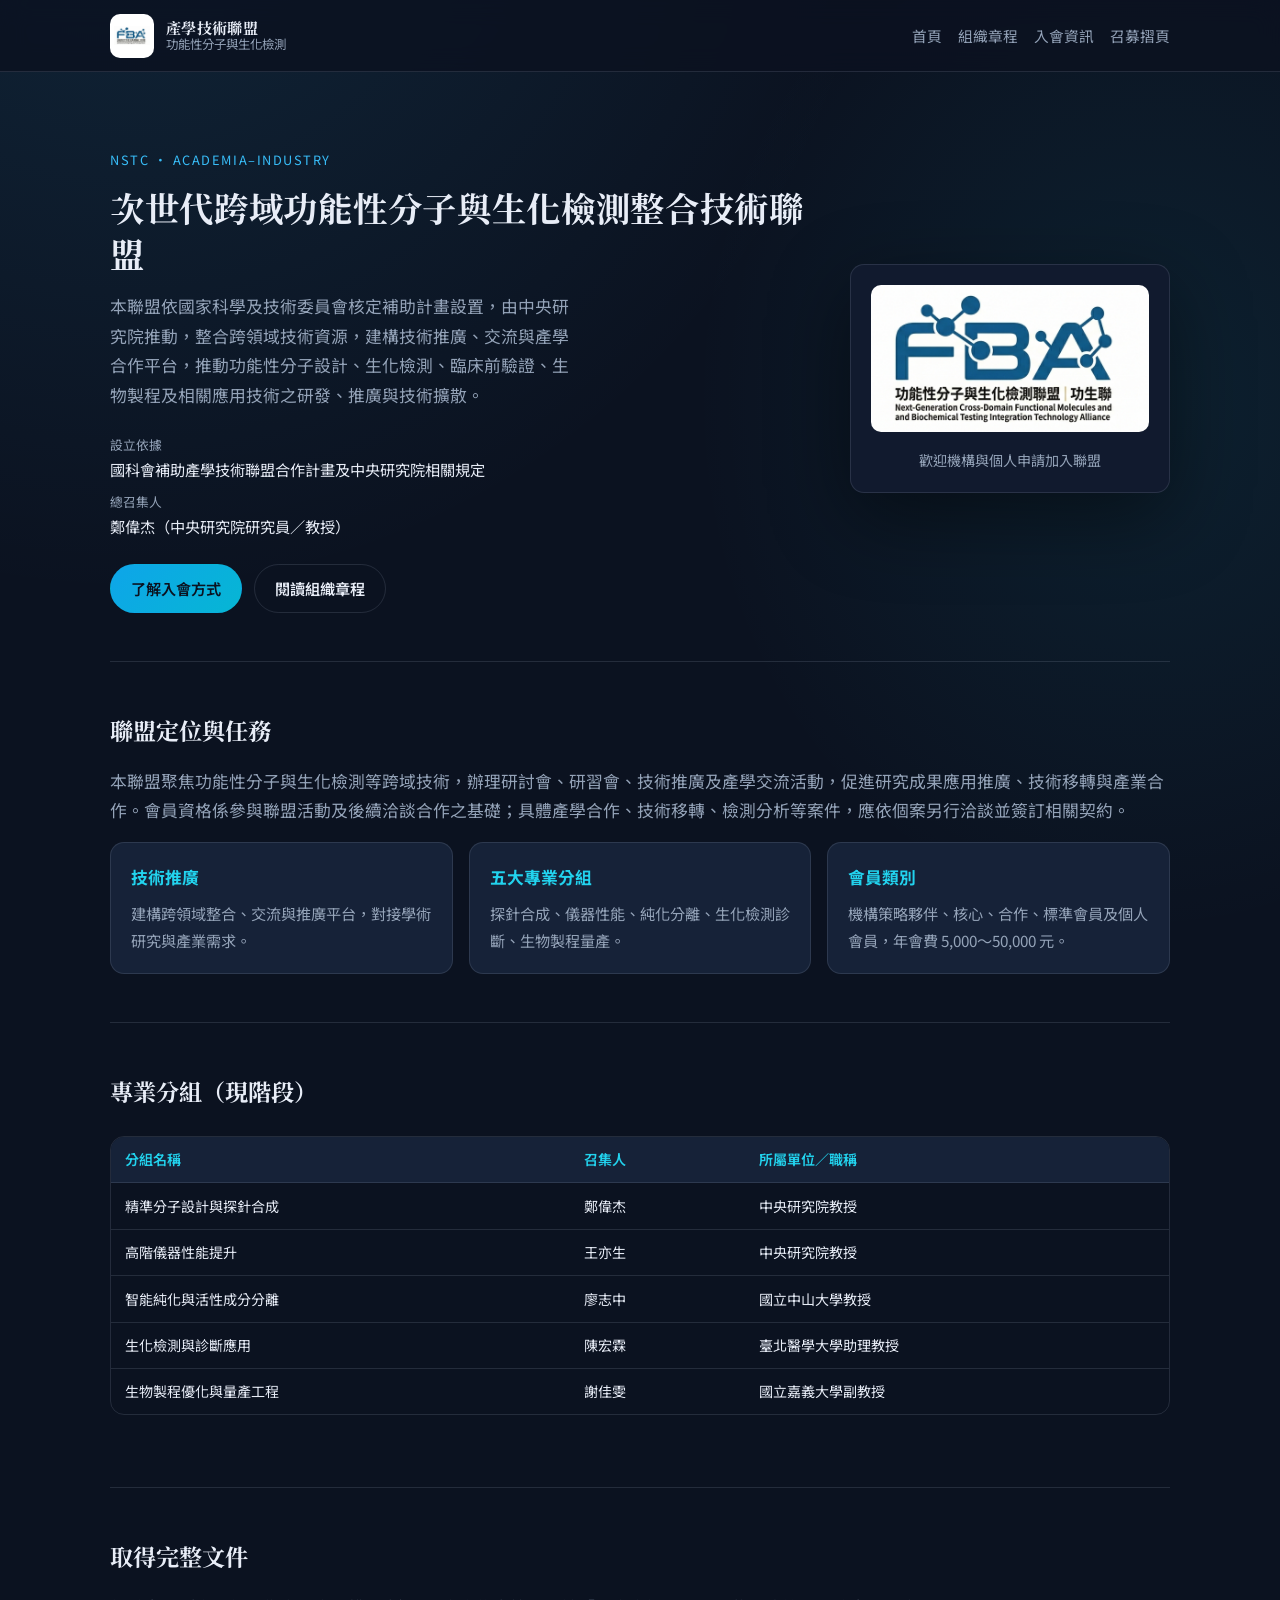
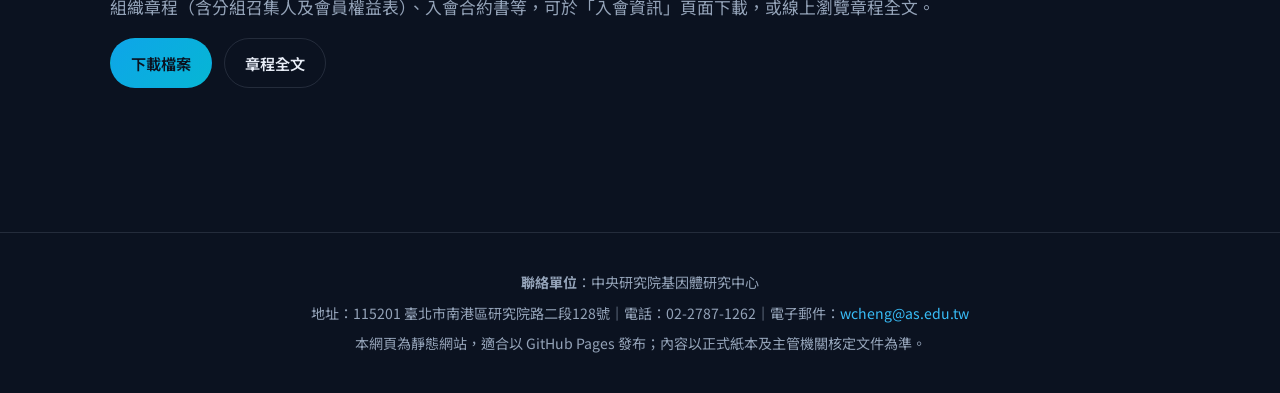
<file: index.htm>
<!DOCTYPE html>
<html lang="zh-Hant">
<head>
  <meta charset="utf-8" />
  <meta http-equiv="refresh" content="0; url=index.html" />
  <link rel="canonical" href="index.html" />
  <title>次世代跨域功能性分子與生化檢測整合技術聯盟</title>
  <script>location.replace('index.html');</script>
</head>
<body>
  <p><a href="index.html">前往首頁</a></p>
</body>
</html>
</file>
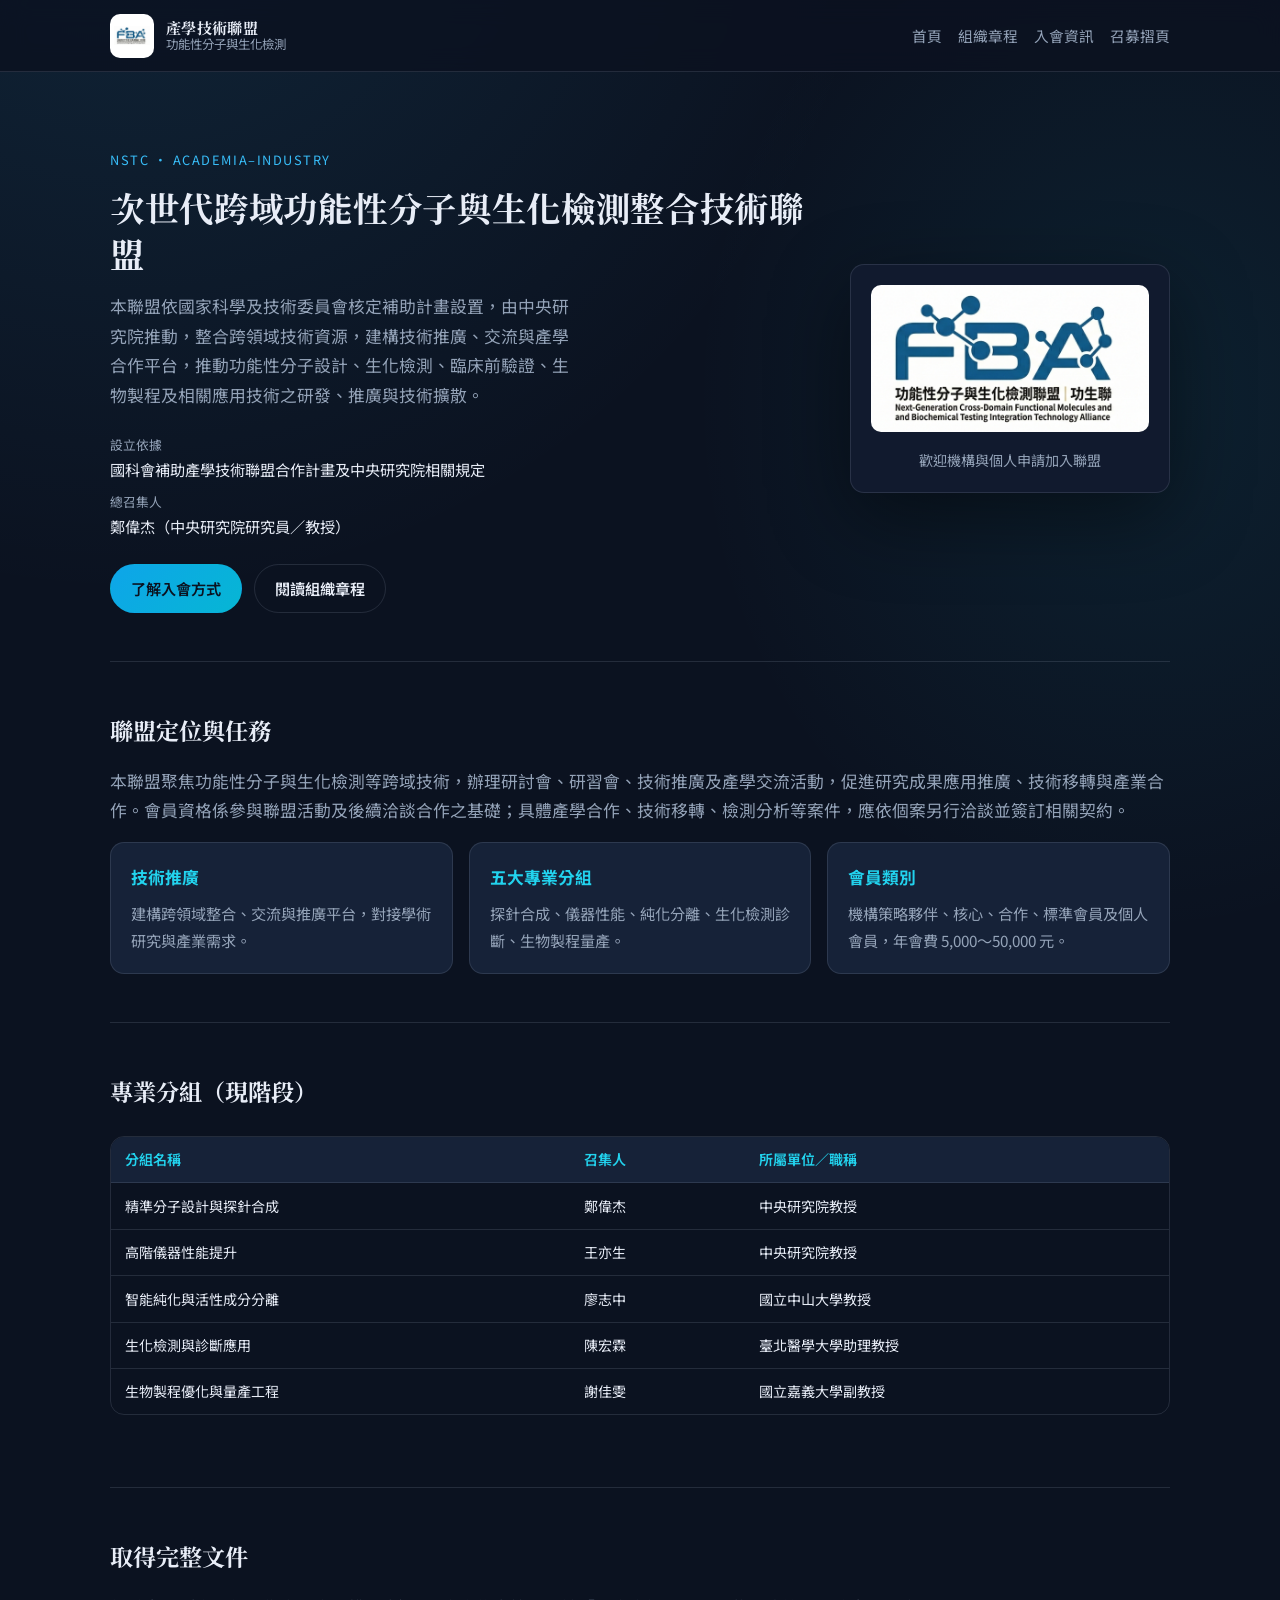
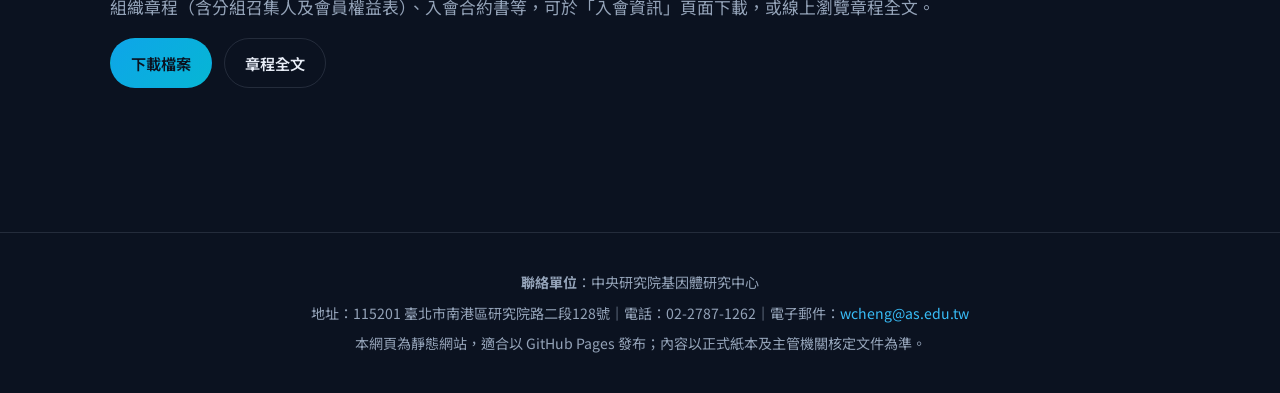
<file: index.html>
<!DOCTYPE html>
<html lang="zh-Hant">
<head>
  <meta charset="utf-8" />
  <meta name="viewport" content="width=device-width, initial-scale=1" />
  <title>次世代跨域功能性分子與生化檢測整合技術聯盟</title>
  <meta name="description" content="依國科會補助計畫設置之產學技術聯盟：推動功能性分子、生化檢測與產學合作，辦理研討會、研習會及技術推廣活動。" />
  <link rel="preconnect" href="https://fonts.googleapis.com" />
  <link rel="preconnect" href="https://fonts.gstatic.com" crossorigin />
  <link href="https://fonts.googleapis.com/css2?family=Noto+Sans+TC:wght@400;600;700&family=Noto+Serif+TC:wght@600;700&display=swap" rel="stylesheet" />
  <link rel="stylesheet" href="css/main.css" />
</head>
<body>
  <header class="site-header">
    <div class="site-header__inner">
      <a class="brand" href="index.html">
        <img class="brand__mark" src="assets/logo.jpg" width="44" height="44" alt="聯盟標誌" />
        <span class="brand__text">
          <span class="brand__name">產學技術聯盟</span>
          <span class="brand__abbr">功能性分子與生化檢測</span>
        </span>
      </a>
      <nav class="nav" aria-label="主要導覽">
        <a href="index.html" aria-current="page">首頁</a>
        <a href="charter.html">組織章程</a>
        <a href="membership.html">入會資訊</a>
        <a href="brochure.html">召募摺頁</a>
      </nav>
    </div>
  </header>

  <main>
    <section class="hero">
      <div>
        <span class="hero__badge">NSTC · ACADEMIA–INDUSTRY</span>
        <h1>次世代跨域功能性分子與生化檢測整合技術聯盟</h1>
        <p class="hero__lead">
          本聯盟依國家科學及技術委員會核定補助計畫設置，由中央研究院推動，整合跨領域技術資源，建構技術推廣、交流與產學合作平台，推動功能性分子設計、生化檢測、臨床前驗證、生物製程及相關應用技術之研發、推廣與技術擴散。
        </p>
        <dl class="hero__names">
          <div>
            <dt>設立依據</dt>
            <dd>國科會補助產學技術聯盟合作計畫及中央研究院相關規定</dd>
          </div>
          <div>
            <dt>總召集人</dt>
            <dd>鄭偉杰（中央研究院研究員／教授）</dd>
          </div>
        </dl>
        <div class="hero__actions">
          <a class="btn btn--primary" href="membership.html">了解入會方式</a>
          <a class="btn btn--ghost" href="charter.html">閱讀組織章程</a>
        </div>
      </div>
      <div class="hero__card">
        <img src="assets/logo.jpg" alt="次世代跨域功能性分子與生化檢測整合技術聯盟標誌" width="280" height="280" />
        <p class="hero__card-caption">歡迎機構與個人申請加入聯盟</p>
      </div>
    </section>

    <section class="section" id="about">
      <h2>聯盟定位與任務</h2>
      <p>
        本聯盟聚焦功能性分子與生化檢測等跨域技術，辦理研討會、研習會、技術推廣及產學交流活動，促進研究成果應用推廣、技術移轉與產業合作。會員資格係參與聯盟活動及後續洽談合作之基礎；具體產學合作、技術移轉、檢測分析等案件，應依個案另行洽談並簽訂相關契約。
      </p>
      <div class="grid-3">
        <article class="card">
          <h3>技術推廣</h3>
          <p>建構跨領域整合、交流與推廣平台，對接學術研究與產業需求。</p>
        </article>
        <article class="card">
          <h3>五大專業分組</h3>
          <p>探針合成、儀器性能、純化分離、生化檢測診斷、生物製程量產。</p>
        </article>
        <article class="card">
          <h3>會員類別</h3>
          <p>機構策略夥伴、核心、合作、標準會員及個人會員，年會費 5,000～50,000 元。</p>
        </article>
      </div>
    </section>

    <section class="section" id="groups">
      <h2>專業分組（現階段）</h2>
      <div class="doc-table-wrap">
        <table class="doc-table">
          <thead>
            <tr>
              <th>分組名稱</th>
              <th>召集人</th>
              <th>所屬單位／職稱</th>
            </tr>
          </thead>
          <tbody>
            <tr>
              <td>精準分子設計與探針合成</td>
              <td>鄭偉杰</td>
              <td>中央研究院教授</td>
            </tr>
            <tr>
              <td>高階儀器性能提升</td>
              <td>王亦生</td>
              <td>中央研究院教授</td>
            </tr>
            <tr>
              <td>智能純化與活性成分分離</td>
              <td>廖志中</td>
              <td>國立中山大學教授</td>
            </tr>
            <tr>
              <td>生化檢測與診斷應用</td>
              <td>陳宏霖</td>
              <td>臺北醫學大學助理教授</td>
            </tr>
            <tr>
              <td>生物製程優化與量產工程</td>
              <td>謝佳雯</td>
              <td>國立嘉義大學副教授</td>
            </tr>
          </tbody>
        </table>
      </div>
    </section>

    <section class="section" id="cta">
      <h2>取得完整文件</h2>
      <p>組織章程（含分組召集人及會員權益表）、入會合約書等，可於「入會資訊」頁面下載，或線上瀏覽章程全文。</p>
      <div class="hero__actions">
        <a class="btn btn--primary" href="membership.html#downloads">下載檔案</a>
        <a class="btn btn--ghost" href="charter.html">章程全文</a>
      </div>
    </section>
  </main>

  <footer class="site-footer">
    <p><strong>聯絡單位</strong>：中央研究院基因體研究中心</p>
    <p>地址：115201 臺北市南港區研究院路二段128號｜電話：02-2787-1262｜電子郵件：<a href="mailto:wcheng@as.edu.tw">wcheng@as.edu.tw</a></p>
    <p>本網頁為靜態網站，適合以 GitHub Pages 發布；內容以正式紙本及主管機關核定文件為準。</p>
  </footer>
</body>
</html>
</file>
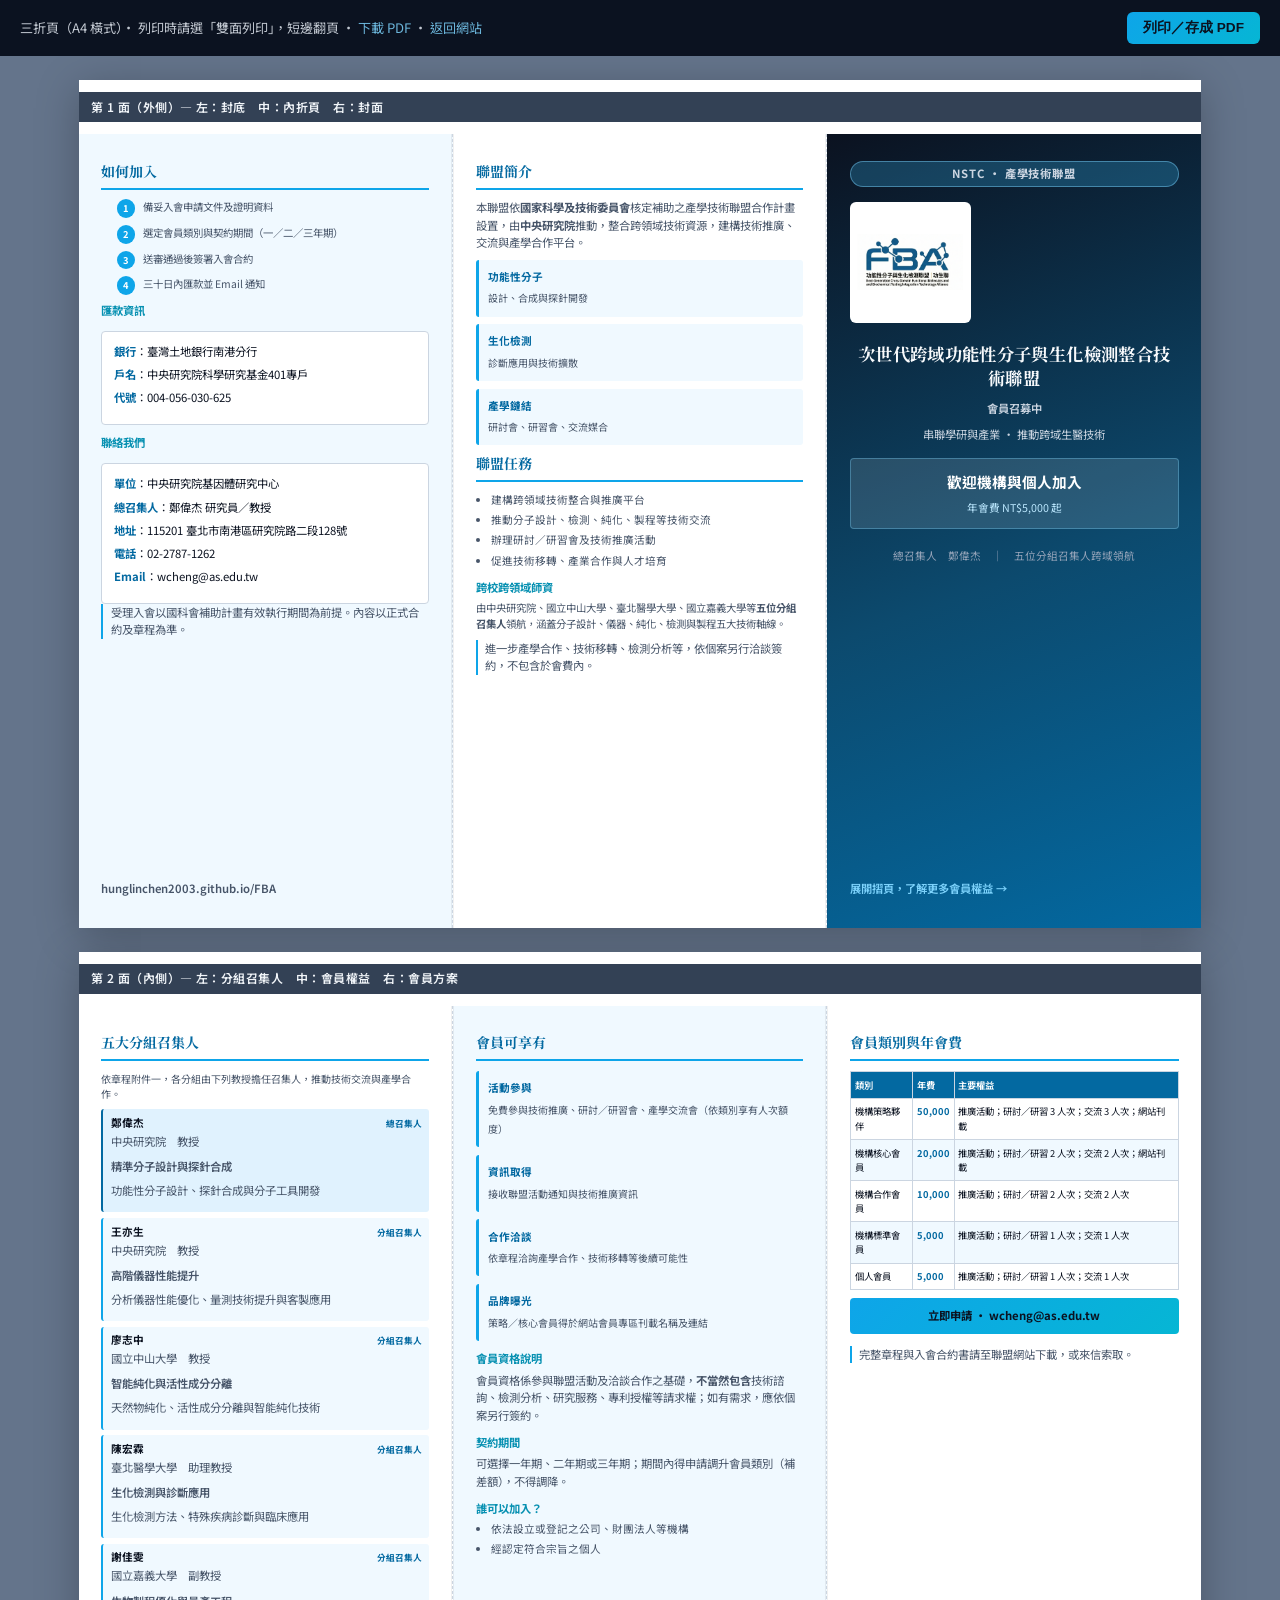
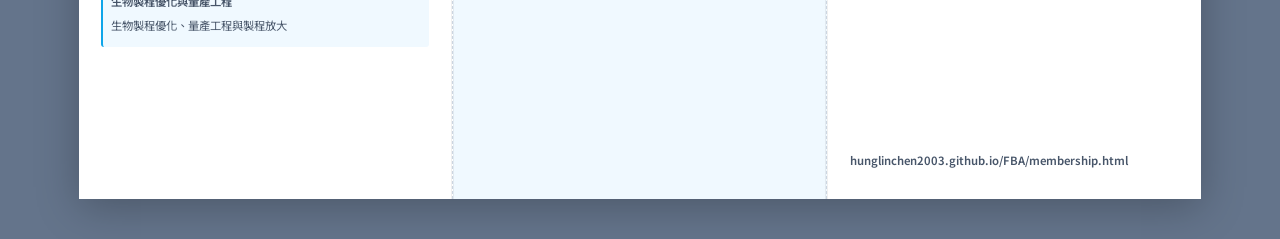
<file: brochure.html>
<!DOCTYPE html>
<html lang="zh-Hant">
<head>
  <meta charset="utf-8" />
  <meta name="viewport" content="width=device-width, initial-scale=1" />
  <title>會員召募摺頁｜次世代跨域功能性分子與生化檢測整合技術聯盟</title>
  <meta name="description" content="產學技術聯盟會員召募三折頁，可列印或存成 PDF。" />
  <link rel="preconnect" href="https://fonts.googleapis.com" />
  <link rel="preconnect" href="https://fonts.gstatic.com" crossorigin />
  <link href="https://fonts.googleapis.com/css2?family=Noto+Sans+TC:wght@400;600;700&family=Noto+Serif+TC:wght@600;700&display=swap" rel="stylesheet" />
  <link rel="stylesheet" href="css/brochure.css" />
</head>
<body class="brochure-page">
  <div class="brochure-toolbar">
    <p class="brochure-hint">三折頁（A4 橫式）· 列印時請選「雙面列印」，短邊翻頁 · <a href="files/brochure-member-recruitment.pdf" download>下載 PDF</a> · <a href="index.html">返回網站</a></p>
    <button type="button" onclick="window.print()">列印／存成 PDF</button>
  </div>

  <div class="brochure-wrap">
    <!-- 第 1 面（外側）：左＝封底｜中＝內折頁｜右＝封面 -->
    <div class="brochure-sheet" aria-label="摺頁外側">
      <p class="brochure-sheet__label">第 1 面（外側）— 左：封底　中：內折頁　右：封面</p>

      <!-- 封底 -->
      <section class="panel panel--back" aria-label="封底">
        <span class="panel__fold panel__fold--right"></span>
        <h2>如何加入</h2>
        <ol class="steps">
          <li>備妥入會申請文件及證明資料</li>
          <li>選定會員類別與契約期間（一／二／三年期）</li>
          <li>送審通過後簽署入會合約</li>
          <li>三十日內匯款並 Email 通知</li>
        </ol>

        <h3>匯款資訊</h3>
        <div class="contact-block">
          <p><strong>銀行</strong>：臺灣土地銀行南港分行</p>
          <p><strong>戶名</strong>：中央研究院科學研究基金401專戶</p>
          <p><strong>代號</strong>：004-056-030-625</p>
        </div>

        <h3>聯絡我們</h3>
        <div class="contact-block">
          <p><strong>單位</strong>：中央研究院基因體研究中心</p>
          <p><strong>總召集人</strong>：鄭偉杰 研究員／教授</p>
          <p><strong>地址</strong>：115201 臺北市南港區研究院路二段128號</p>
          <p><strong>電話</strong>：02-2787-1262</p>
          <p><strong>Email</strong>：wcheng@as.edu.tw</p>
        </div>

        <p class="note">受理入會以國科會補助計畫有效執行期間為前提。內容以正式合約及章程為準。</p>
        <p class="panel__footer-url">hunglinchen2003.github.io/FBA</p>
      </section>

      <!-- 內折頁（外側中欄） -->
      <section class="panel" aria-label="聯盟簡介">
        <span class="panel__fold panel__fold--left"></span>
        <span class="panel__fold panel__fold--right"></span>
        <h2>聯盟簡介</h2>
        <p>本聯盟依<strong>國家科學及技術委員會</strong>核定補助之產學技術聯盟合作計畫設置，由<strong>中央研究院</strong>推動，整合跨領域技術資源，建構技術推廣、交流與產學合作平台。</p>

        <div class="feature-grid">
          <div class="feature">
            <strong>功能性分子</strong>
            <span>設計、合成與探針開發</span>
          </div>
          <div class="feature">
            <strong>生化檢測</strong>
            <span>診斷應用與技術擴散</span>
          </div>
          <div class="feature">
            <strong>產學鏈結</strong>
            <span>研討會、研習會、交流媒合</span>
          </div>
        </div>

        <h2>聯盟任務</h2>
        <ul>
          <li>建構跨領域技術整合與推廣平台</li>
          <li>推動分子設計、檢測、純化、製程等技術交流</li>
          <li>辦理研討／研習會及技術推廣活動</li>
          <li>促進技術移轉、產業合作與人才培育</li>
        </ul>

        <h3>跨校跨領域師資</h3>
        <p style="font-size:7.8pt;margin-bottom:2mm;">由中央研究院、國立中山大學、臺北醫學大學、國立嘉義大學等<strong>五位分組召集人</strong>領航，涵蓋分子設計、儀器、純化、檢測與製程五大技術軸線。</p>

        <p class="note">進一步產學合作、技術移轉、檢測分析等，依個案另行洽談簽約，不包含於會費內。</p>
      </section>

      <!-- 封面 -->
      <section class="panel panel--cover" aria-label="封面">
        <span class="panel__fold panel__fold--left"></span>
        <p class="panel__badge" style="text-align:center;display:block;margin-bottom:4mm;">NSTC · 產學技術聯盟</p>
        <img class="panel__logo panel__logo--lg" src="assets/logo.jpg" alt="聯盟標誌" />
        <h1 class="panel__hero-title">次世代跨域功能性分子與生化檢測整合技術聯盟</h1>
        <p class="panel__hero-sub">會員召募中</p>
        <p style="text-align:center;font-size:8.5pt;margin-bottom:4mm;">串聯學研與產業 · 推動跨域生醫技術</p>

        <div class="panel__cta-box">
          <strong>歡迎機構與個人加入</strong>
          <span>年會費 NT$5,000 起</span>
        </div>

        <p style="text-align:center;margin-top:5mm;font-size:8pt;color:#94a3b8;">總召集人　鄭偉杰　｜　五位分組召集人跨域領航</p>
        <p class="panel__footer-url">展開摺頁，了解更多會員權益 →</p>
      </section>
    </div>

    <!-- 第 2 面（內側） -->
    <div class="brochure-sheet" aria-label="摺頁內側">
      <p class="brochure-sheet__label">第 2 面（內側）— 左：分組召集人　中：會員權益　右：會員方案</p>

      <!-- 分組召集人 -->
      <section class="panel" aria-label="分組召集人">
        <span class="panel__fold panel__fold--right"></span>
        <h2>五大分組召集人</h2>
        <p style="font-size:7.5pt;margin-bottom:2mm;">依章程附件一，各分組由下列教授擔任召集人，推動技術交流與產學合作。</p>

        <div class="teacher-cards">
          <article class="teacher-card teacher-card--lead">
            <div class="teacher-card__head">
              <span class="teacher-card__name">鄭偉杰</span>
              <span class="teacher-card__role">總召集人</span>
            </div>
            <p class="teacher-card__unit">中央研究院　教授</p>
            <p class="teacher-card__group">精準分子設計與探針合成</p>
            <p class="teacher-card__focus">功能性分子設計、探針合成與分子工具開發</p>
          </article>

          <article class="teacher-card">
            <div class="teacher-card__head">
              <span class="teacher-card__name">王亦生</span>
              <span class="teacher-card__role">分組召集人</span>
            </div>
            <p class="teacher-card__unit">中央研究院　教授</p>
            <p class="teacher-card__group">高階儀器性能提升</p>
            <p class="teacher-card__focus">分析儀器性能優化、量測技術提升與客製應用</p>
          </article>

          <article class="teacher-card">
            <div class="teacher-card__head">
              <span class="teacher-card__name">廖志中</span>
              <span class="teacher-card__role">分組召集人</span>
            </div>
            <p class="teacher-card__unit">國立中山大學　教授</p>
            <p class="teacher-card__group">智能純化與活性成分分離</p>
            <p class="teacher-card__focus">天然物純化、活性成分分離與智能純化技術</p>
          </article>

          <article class="teacher-card">
            <div class="teacher-card__head">
              <span class="teacher-card__name">陳宏霖</span>
              <span class="teacher-card__role">分組召集人</span>
            </div>
            <p class="teacher-card__unit">臺北醫學大學　助理教授</p>
            <p class="teacher-card__group">生化檢測與診斷應用</p>
            <p class="teacher-card__focus">生化檢測方法、特殊疾病診斷與臨床應用</p>
          </article>

          <article class="teacher-card">
            <div class="teacher-card__head">
              <span class="teacher-card__name">謝佳雯</span>
              <span class="teacher-card__role">分組召集人</span>
            </div>
            <p class="teacher-card__unit">國立嘉義大學　副教授</p>
            <p class="teacher-card__group">生物製程優化與量產工程</p>
            <p class="teacher-card__focus">生物製程優化、量產工程與製程放大</p>
          </article>
        </div>
      </section>

      <!-- 會員權益 -->
      <section class="panel panel--back" aria-label="會員權益">
        <span class="panel__fold panel__fold--left"></span>
        <span class="panel__fold panel__fold--right"></span>
        <h2>會員可享有</h2>
        <div class="feature-grid">
          <div class="feature">
            <strong>活動參與</strong>
            <span>免費參與技術推廣、研討／研習會、產學交流會（依類別享有人次額度）</span>
          </div>
          <div class="feature">
            <strong>資訊取得</strong>
            <span>接收聯盟活動通知與技術推廣資訊</span>
          </div>
          <div class="feature">
            <strong>合作洽談</strong>
            <span>依章程洽詢產學合作、技術移轉等後續可能性</span>
          </div>
          <div class="feature">
            <strong>品牌曝光</strong>
            <span>策略／核心會員得於網站會員專區刊載名稱及連結</span>
          </div>
        </div>

        <h3>會員資格說明</h3>
        <p>會員資格係參與聯盟活動及洽談合作之基礎，<strong>不當然包含</strong>技術諮詢、檢測分析、研究服務、專利授權等請求權；如有需求，應依個案另行簽約。</p>

        <h3>契約期間</h3>
        <p>可選擇一年期、二年期或三年期；期間內得申請調升會員類別（補差額），不得調降。</p>

        <h3>誰可以加入？</h3>
        <ul>
          <li>依法設立或登記之公司、財團法人等機構</li>
          <li>經認定符合宗旨之個人</li>
        </ul>
      </section>

      <!-- 會員方案 -->
      <section class="panel" aria-label="會員方案">
        <span class="panel__fold panel__fold--left"></span>
        <h2>會員類別與年會費</h2>
        <table class="tier-table">
          <thead>
            <tr>
              <th>類別</th>
              <th>年費</th>
              <th>主要權益</th>
            </tr>
          </thead>
          <tbody>
            <tr>
              <td>機構策略夥伴</td>
              <td class="price">50,000</td>
              <td>推廣活動；研討／研習 3 人次；交流 3 人次；網站刊載</td>
            </tr>
            <tr>
              <td>機構核心會員</td>
              <td class="price">20,000</td>
              <td>推廣活動；研討／研習 2 人次；交流 2 人次；網站刊載</td>
            </tr>
            <tr>
              <td>機構合作會員</td>
              <td class="price">10,000</td>
              <td>推廣活動；研討／研習 2 人次；交流 2 人次</td>
            </tr>
            <tr>
              <td>機構標準會員</td>
              <td class="price">5,000</td>
              <td>推廣活動；研討／研習 1 人次；交流 1 人次</td>
            </tr>
            <tr>
              <td>個人會員</td>
              <td class="price">5,000</td>
              <td>推廣活動；研討／研習 1 人次；交流 1 人次</td>
            </tr>
          </tbody>
        </table>

        <p class="panel__cta" style="color:#0b1220;">立即申請 · wcheng@as.edu.tw</p>

        <p class="note" style="margin-top:3mm;">完整章程與入會合約書請至聯盟網站下載，或來信索取。</p>
        <p class="panel__footer-url">hunglinchen2003.github.io/FBA/membership.html</p>
      </section>
    </div>
  </div>
</body>
</html>
</file>
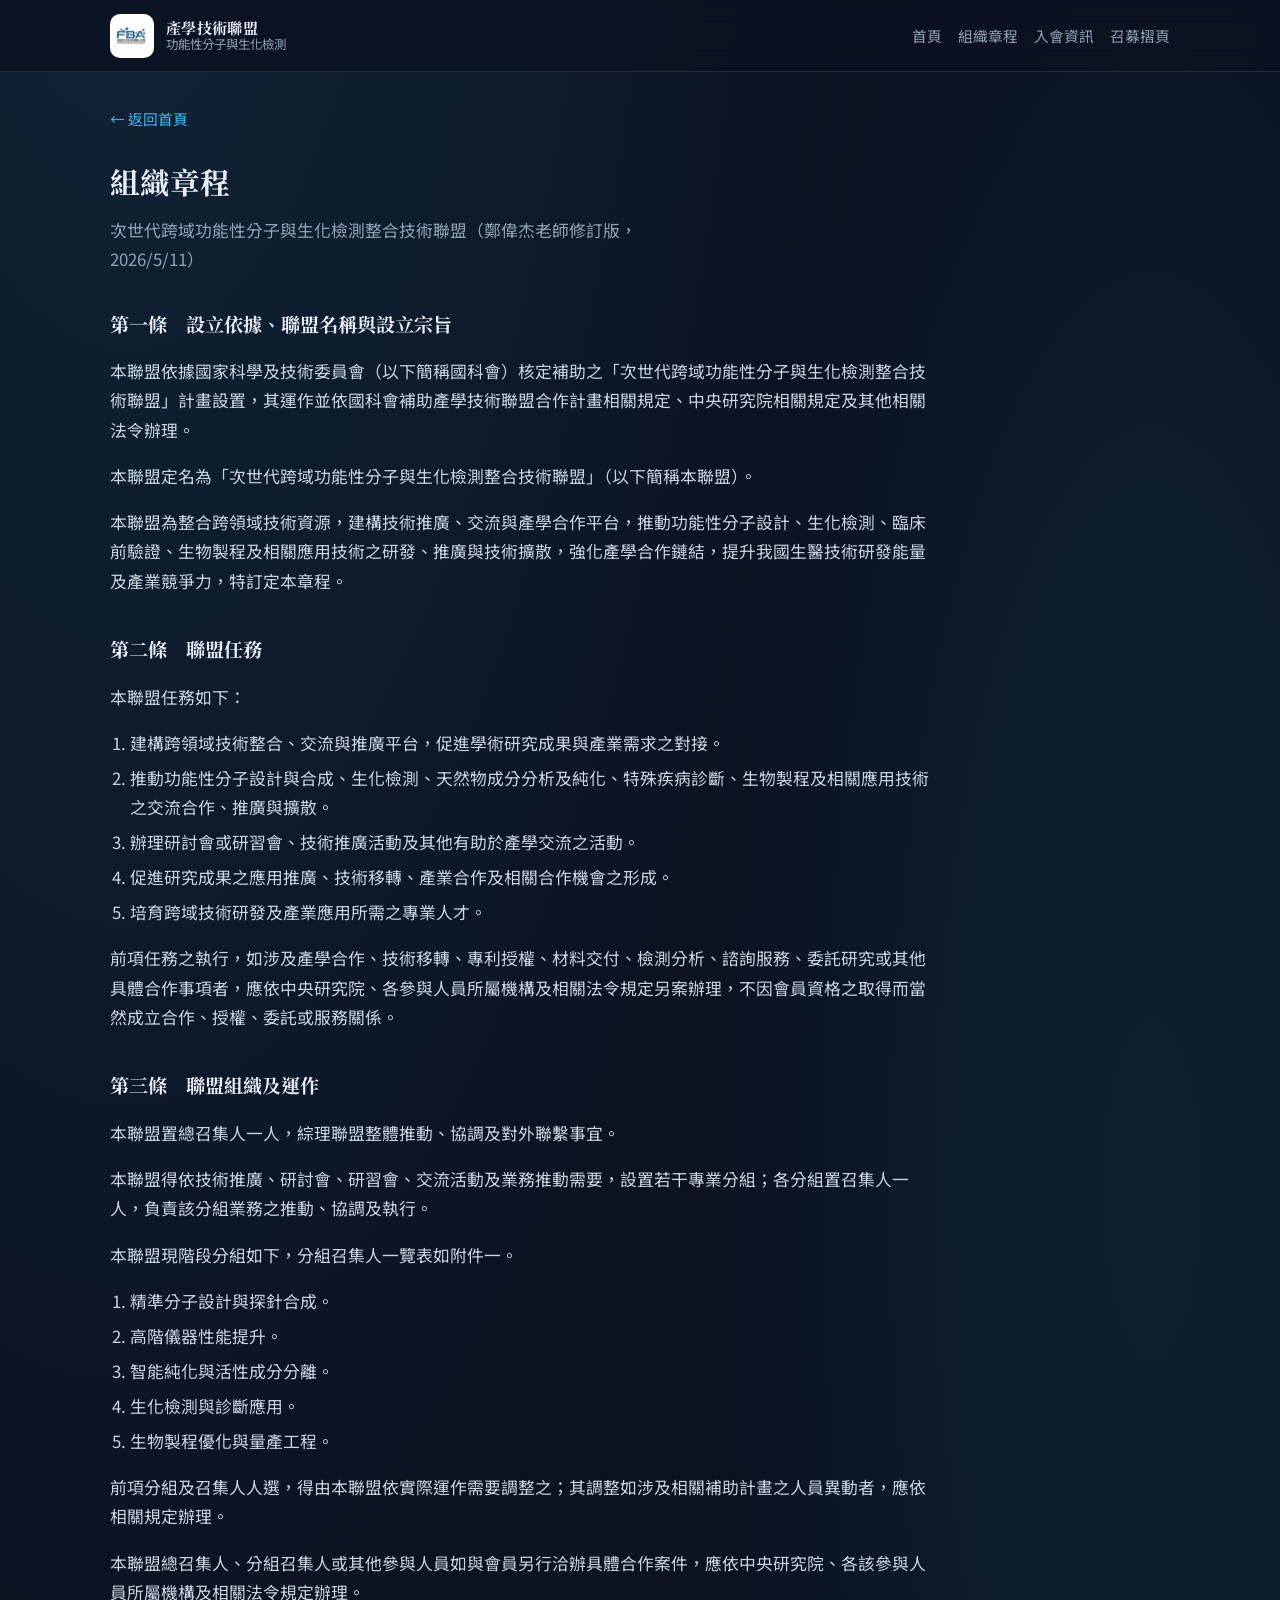
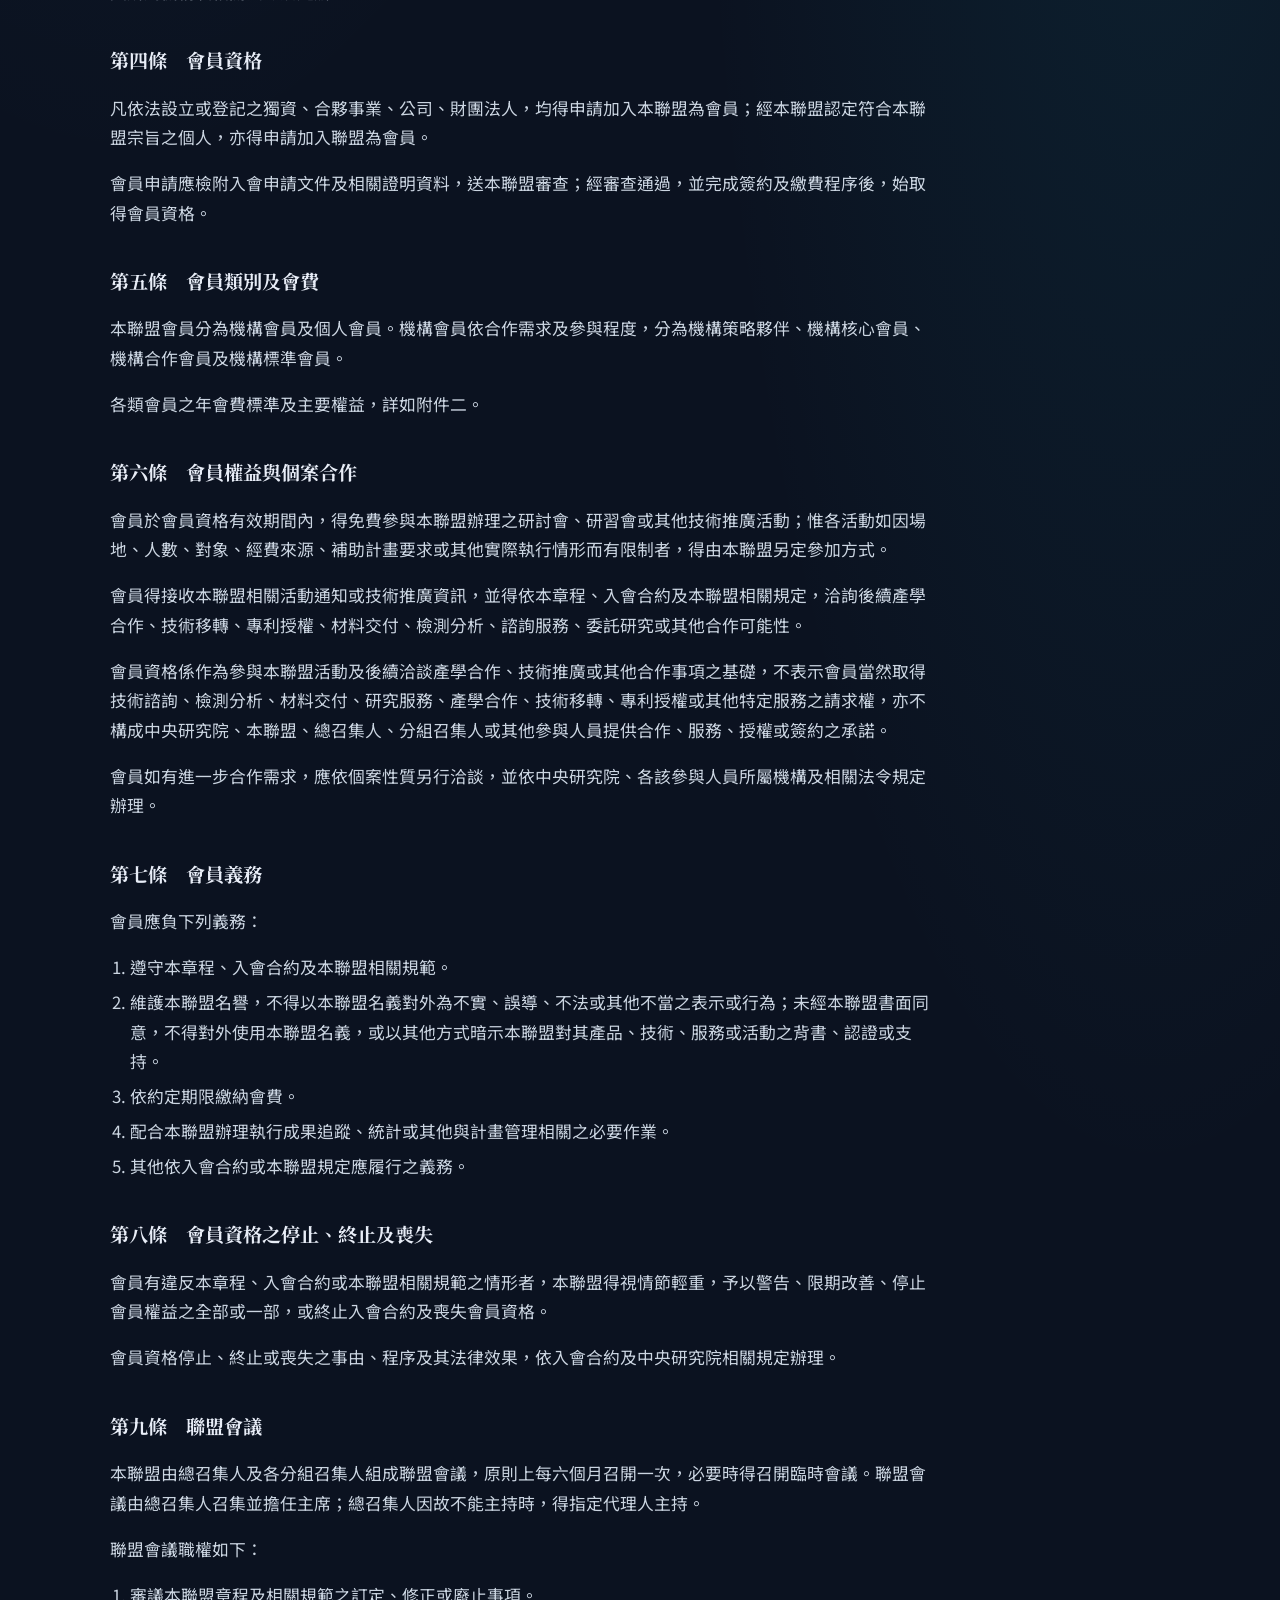
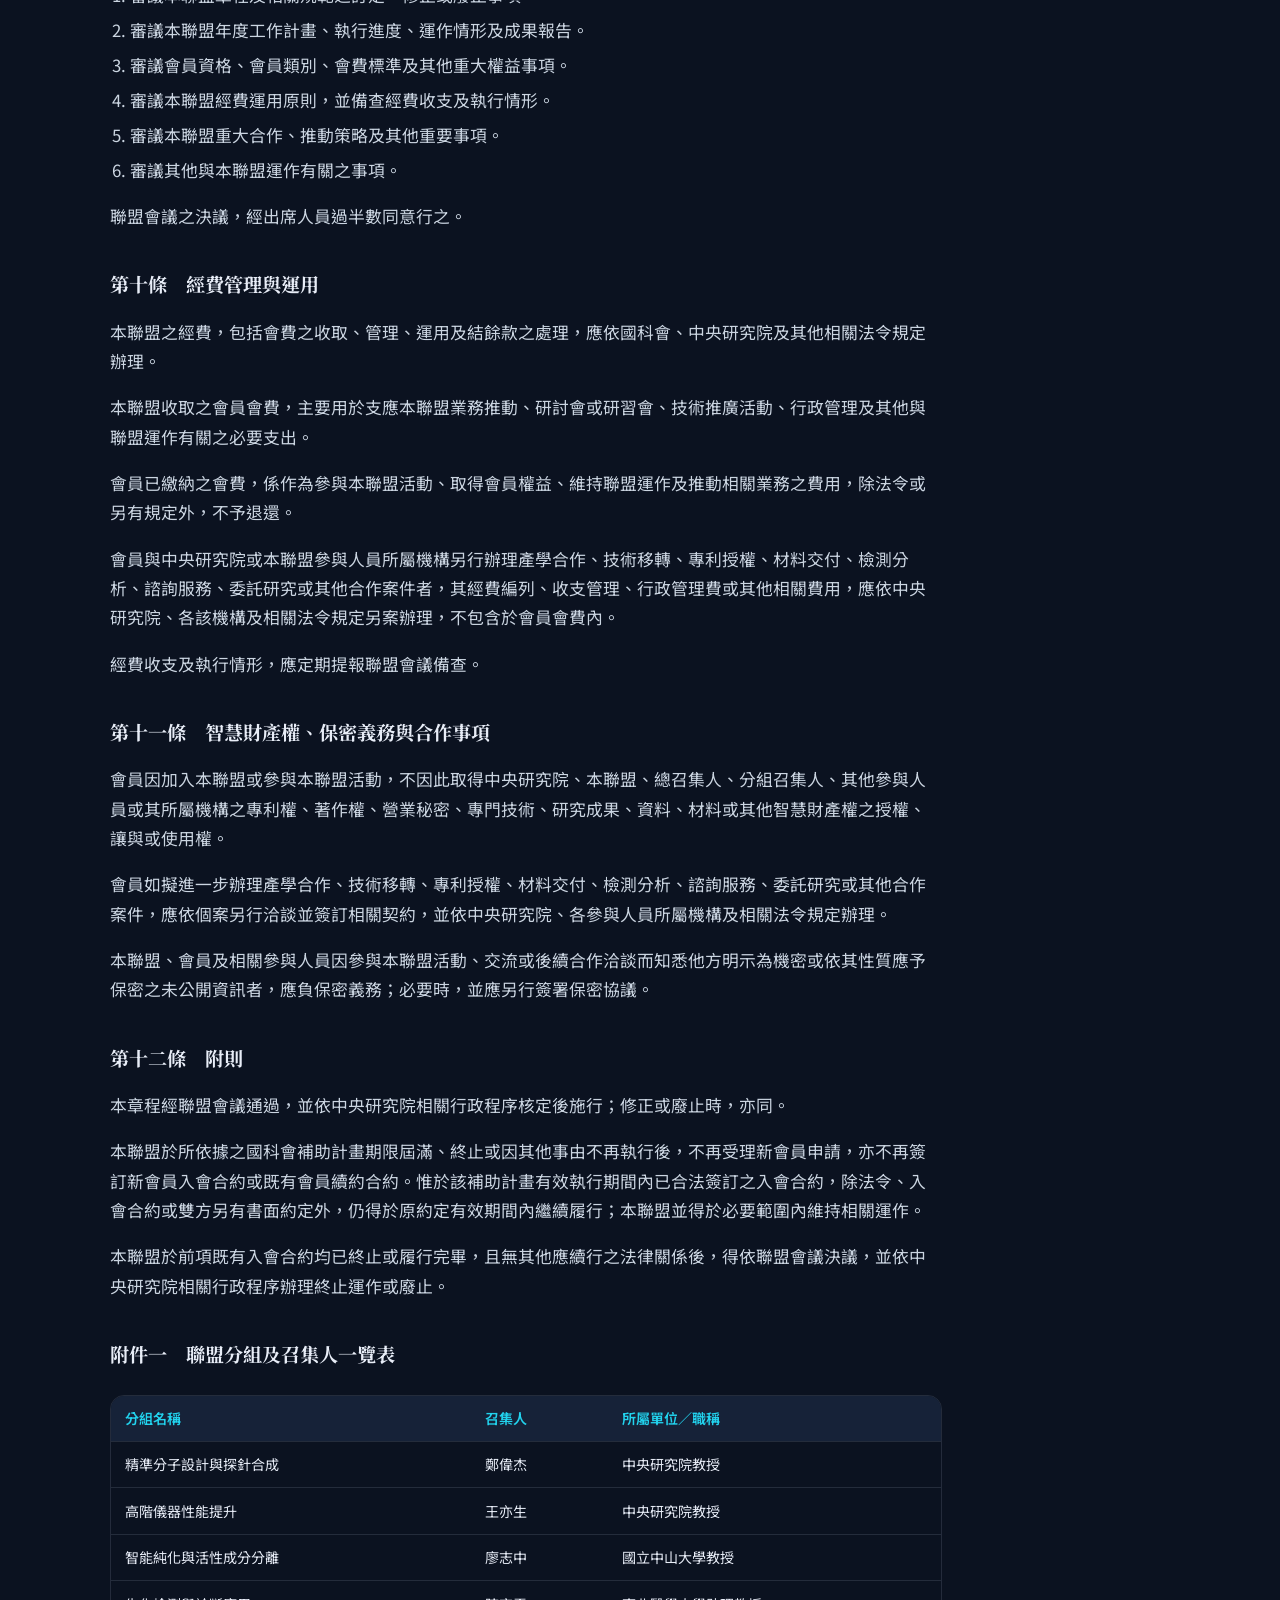
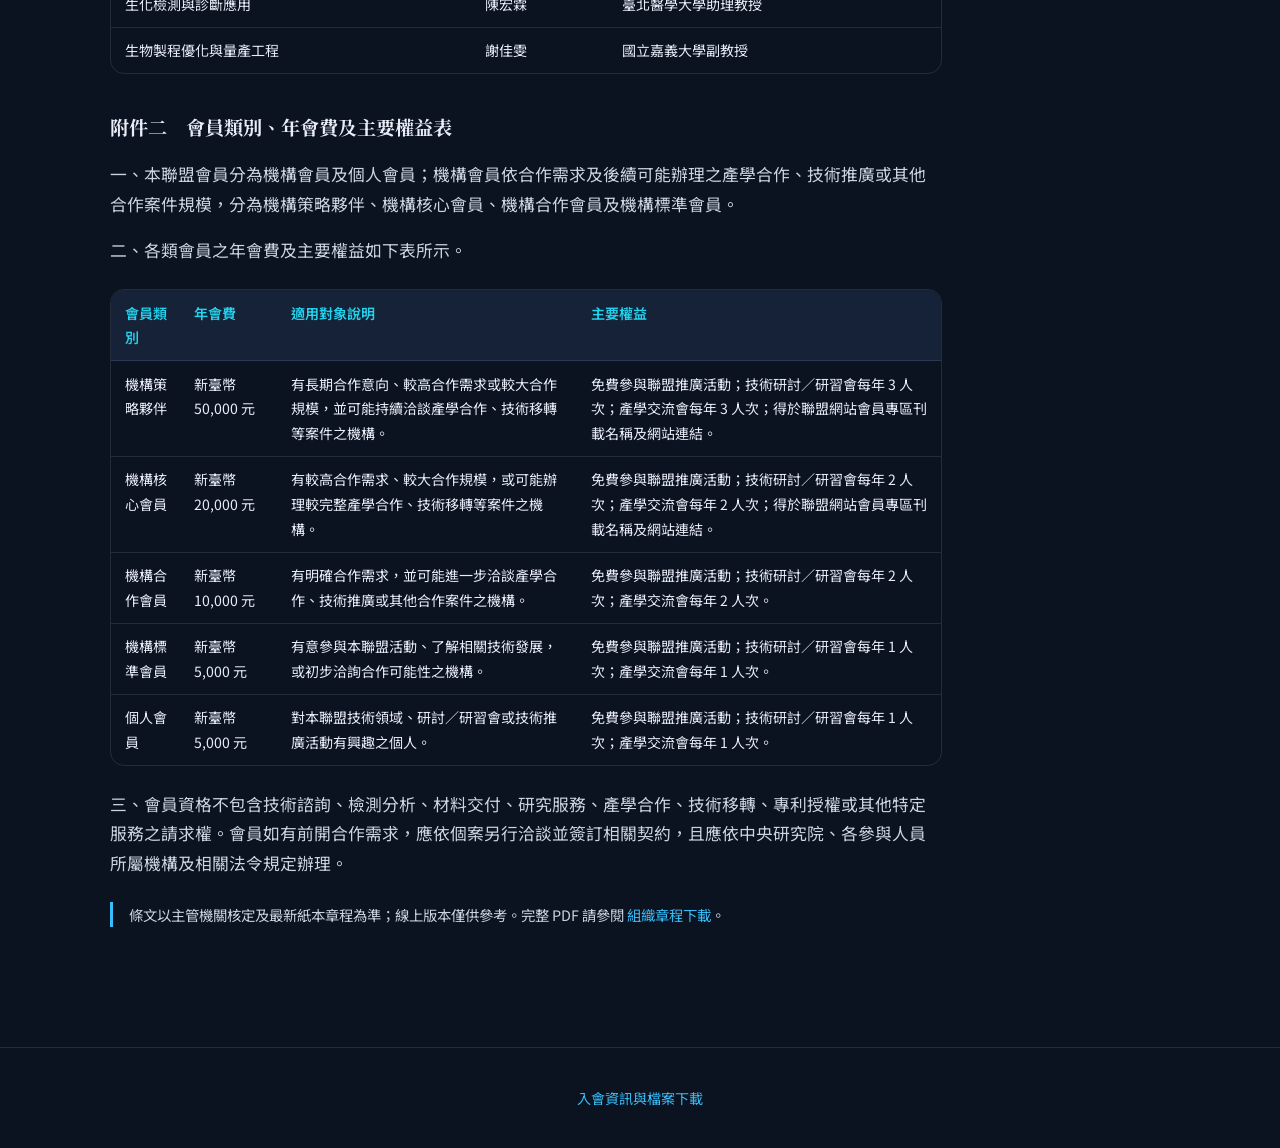
<file: charter.html>
<!DOCTYPE html>
<html lang="zh-Hant">
<head>
  <meta charset="utf-8" />
  <meta name="viewport" content="width=device-width, initial-scale=1" />
  <title>組織章程｜次世代跨域功能性分子與生化檢測整合技術聯盟</title>
  <meta name="description" content="次世代跨域功能性分子與生化檢測整合技術聯盟組織章程全文（2026 年版）。" />
  <link rel="preconnect" href="https://fonts.googleapis.com" />
  <link rel="preconnect" href="https://fonts.gstatic.com" crossorigin />
  <link href="https://fonts.googleapis.com/css2?family=Noto+Sans+TC:wght@400;600;700&family=Noto+Serif+TC:wght@600;700&display=swap" rel="stylesheet" />
  <link rel="stylesheet" href="css/main.css" />
</head>
<body>
  <header class="site-header">
    <div class="site-header__inner">
      <a class="brand" href="index.html">
        <img class="brand__mark" src="assets/logo.jpg" width="44" height="44" alt="聯盟標誌" />
        <span class="brand__text">
          <span class="brand__name">產學技術聯盟</span>
          <span class="brand__abbr">功能性分子與生化檢測</span>
        </span>
      </a>
      <nav class="nav" aria-label="主要導覽">
        <a href="index.html">首頁</a>
        <a href="charter.html" aria-current="page">組織章程</a>
        <a href="membership.html">入會資訊</a>
        <a href="brochure.html">召募摺頁</a>
      </nav>
    </div>
  </header>

  <main>
    <a class="back-link" href="index.html">← 返回首頁</a>
    <h1 class="page-title">組織章程</h1>
    <p class="page-intro">次世代跨域功能性分子與生化檢測整合技術聯盟（鄭偉杰老師修訂版，2026/5/11）</p>

    <article class="prose">
      <h2>第一條　設立依據、聯盟名稱與設立宗旨</h2>
      <p>本聯盟依據國家科學及技術委員會（以下簡稱國科會）核定補助之「次世代跨域功能性分子與生化檢測整合技術聯盟」計畫設置，其運作並依國科會補助產學技術聯盟合作計畫相關規定、中央研究院相關規定及其他相關法令辦理。</p>
      <p>本聯盟定名為「次世代跨域功能性分子與生化檢測整合技術聯盟」（以下簡稱本聯盟）。</p>
      <p>本聯盟為整合跨領域技術資源，建構技術推廣、交流與產學合作平台，推動功能性分子設計、生化檢測、臨床前驗證、生物製程及相關應用技術之研發、推廣與技術擴散，強化產學合作鏈結，提升我國生醫技術研發能量及產業競爭力，特訂定本章程。</p>

      <h2>第二條　聯盟任務</h2>
      <p>本聯盟任務如下：</p>
      <ol>
        <li>建構跨領域技術整合、交流與推廣平台，促進學術研究成果與產業需求之對接。</li>
        <li>推動功能性分子設計與合成、生化檢測、天然物成分分析及純化、特殊疾病診斷、生物製程及相關應用技術之交流合作、推廣與擴散。</li>
        <li>辦理研討會或研習會、技術推廣活動及其他有助於產學交流之活動。</li>
        <li>促進研究成果之應用推廣、技術移轉、產業合作及相關合作機會之形成。</li>
        <li>培育跨域技術研發及產業應用所需之專業人才。</li>
      </ol>
      <p>前項任務之執行，如涉及產學合作、技術移轉、專利授權、材料交付、檢測分析、諮詢服務、委託研究或其他具體合作事項者，應依中央研究院、各參與人員所屬機構及相關法令規定另案辦理，不因會員資格之取得而當然成立合作、授權、委託或服務關係。</p>

      <h2>第三條　聯盟組織及運作</h2>
      <p>本聯盟置總召集人一人，綜理聯盟整體推動、協調及對外聯繫事宜。</p>
      <p>本聯盟得依技術推廣、研討會、研習會、交流活動及業務推動需要，設置若干專業分組；各分組置召集人一人，負責該分組業務之推動、協調及執行。</p>
      <p>本聯盟現階段分組如下，分組召集人一覽表如附件一。</p>
      <ol>
        <li>精準分子設計與探針合成。</li>
        <li>高階儀器性能提升。</li>
        <li>智能純化與活性成分分離。</li>
        <li>生化檢測與診斷應用。</li>
        <li>生物製程優化與量產工程。</li>
      </ol>
      <p>前項分組及召集人人選，得由本聯盟依實際運作需要調整之；其調整如涉及相關補助計畫之人員異動者，應依相關規定辦理。</p>
      <p>本聯盟總召集人、分組召集人或其他參與人員如與會員另行洽辦具體合作案件，應依中央研究院、各該參與人員所屬機構及相關法令規定辦理。</p>

      <h2>第四條　會員資格</h2>
      <p>凡依法設立或登記之獨資、合夥事業、公司、財團法人，均得申請加入本聯盟為會員；經本聯盟認定符合本聯盟宗旨之個人，亦得申請加入聯盟為會員。</p>
      <p>會員申請應檢附入會申請文件及相關證明資料，送本聯盟審查；經審查通過，並完成簽約及繳費程序後，始取得會員資格。</p>

      <h2>第五條　會員類別及會費</h2>
      <p>本聯盟會員分為機構會員及個人會員。機構會員依合作需求及參與程度，分為機構策略夥伴、機構核心會員、機構合作會員及機構標準會員。</p>
      <p>各類會員之年會費標準及主要權益，詳如附件二。</p>

      <h2>第六條　會員權益與個案合作</h2>
      <p>會員於會員資格有效期間內，得免費參與本聯盟辦理之研討會、研習會或其他技術推廣活動；惟各活動如因場地、人數、對象、經費來源、補助計畫要求或其他實際執行情形而有限制者，得由本聯盟另定參加方式。</p>
      <p>會員得接收本聯盟相關活動通知或技術推廣資訊，並得依本章程、入會合約及本聯盟相關規定，洽詢後續產學合作、技術移轉、專利授權、材料交付、檢測分析、諮詢服務、委託研究或其他合作可能性。</p>
      <p>會員資格係作為參與本聯盟活動及後續洽談產學合作、技術推廣或其他合作事項之基礎，不表示會員當然取得技術諮詢、檢測分析、材料交付、研究服務、產學合作、技術移轉、專利授權或其他特定服務之請求權，亦不構成中央研究院、本聯盟、總召集人、分組召集人或其他參與人員提供合作、服務、授權或簽約之承諾。</p>
      <p>會員如有進一步合作需求，應依個案性質另行洽談，並依中央研究院、各該參與人員所屬機構及相關法令規定辦理。</p>

      <h2>第七條　會員義務</h2>
      <p>會員應負下列義務：</p>
      <ol>
        <li>遵守本章程、入會合約及本聯盟相關規範。</li>
        <li>維護本聯盟名譽，不得以本聯盟名義對外為不實、誤導、不法或其他不當之表示或行為；未經本聯盟書面同意，不得對外使用本聯盟名義，或以其他方式暗示本聯盟對其產品、技術、服務或活動之背書、認證或支持。</li>
        <li>依約定期限繳納會費。</li>
        <li>配合本聯盟辦理執行成果追蹤、統計或其他與計畫管理相關之必要作業。</li>
        <li>其他依入會合約或本聯盟規定應履行之義務。</li>
      </ol>

      <h2>第八條　會員資格之停止、終止及喪失</h2>
      <p>會員有違反本章程、入會合約或本聯盟相關規範之情形者，本聯盟得視情節輕重，予以警告、限期改善、停止會員權益之全部或一部，或終止入會合約及喪失會員資格。</p>
      <p>會員資格停止、終止或喪失之事由、程序及其法律效果，依入會合約及中央研究院相關規定辦理。</p>

      <h2>第九條　聯盟會議</h2>
      <p>本聯盟由總召集人及各分組召集人組成聯盟會議，原則上每六個月召開一次，必要時得召開臨時會議。聯盟會議由總召集人召集並擔任主席；總召集人因故不能主持時，得指定代理人主持。</p>
      <p>聯盟會議職權如下：</p>
      <ol>
        <li>審議本聯盟章程及相關規範之訂定、修正或廢止事項。</li>
        <li>審議本聯盟年度工作計畫、執行進度、運作情形及成果報告。</li>
        <li>審議會員資格、會員類別、會費標準及其他重大權益事項。</li>
        <li>審議本聯盟經費運用原則，並備查經費收支及執行情形。</li>
        <li>審議本聯盟重大合作、推動策略及其他重要事項。</li>
        <li>審議其他與本聯盟運作有關之事項。</li>
      </ol>
      <p>聯盟會議之決議，經出席人員過半數同意行之。</p>

      <h2>第十條　經費管理與運用</h2>
      <p>本聯盟之經費，包括會費之收取、管理、運用及結餘款之處理，應依國科會、中央研究院及其他相關法令規定辦理。</p>
      <p>本聯盟收取之會員會費，主要用於支應本聯盟業務推動、研討會或研習會、技術推廣活動、行政管理及其他與聯盟運作有關之必要支出。</p>
      <p>會員已繳納之會費，係作為參與本聯盟活動、取得會員權益、維持聯盟運作及推動相關業務之費用，除法令或另有規定外，不予退還。</p>
      <p>會員與中央研究院或本聯盟參與人員所屬機構另行辦理產學合作、技術移轉、專利授權、材料交付、檢測分析、諮詢服務、委託研究或其他合作案件者，其經費編列、收支管理、行政管理費或其他相關費用，應依中央研究院、各該機構及相關法令規定另案辦理，不包含於會員會費內。</p>
      <p>經費收支及執行情形，應定期提報聯盟會議備查。</p>

      <h2>第十一條　智慧財產權、保密義務與合作事項</h2>
      <p>會員因加入本聯盟或參與本聯盟活動，不因此取得中央研究院、本聯盟、總召集人、分組召集人、其他參與人員或其所屬機構之專利權、著作權、營業秘密、專門技術、研究成果、資料、材料或其他智慧財產權之授權、讓與或使用權。</p>
      <p>會員如擬進一步辦理產學合作、技術移轉、專利授權、材料交付、檢測分析、諮詢服務、委託研究或其他合作案件，應依個案另行洽談並簽訂相關契約，並依中央研究院、各參與人員所屬機構及相關法令規定辦理。</p>
      <p>本聯盟、會員及相關參與人員因參與本聯盟活動、交流或後續合作洽談而知悉他方明示為機密或依其性質應予保密之未公開資訊者，應負保密義務；必要時，並應另行簽署保密協議。</p>

      <h2>第十二條　附則</h2>
      <p>本章程經聯盟會議通過，並依中央研究院相關行政程序核定後施行；修正或廢止時，亦同。</p>
      <p>本聯盟於所依據之國科會補助計畫期限屆滿、終止或因其他事由不再執行後，不再受理新會員申請，亦不再簽訂新會員入會合約或既有會員續約合約。惟於該補助計畫有效執行期間內已合法簽訂之入會合約，除法令、入會合約或雙方另有書面約定外，仍得於原約定有效期間內繼續履行；本聯盟並得於必要範圍內維持相關運作。</p>
      <p>本聯盟於前項既有入會合約均已終止或履行完畢，且無其他應續行之法律關係後，得依聯盟會議決議，並依中央研究院相關行政程序辦理終止運作或廢止。</p>

      <h2>附件一　聯盟分組及召集人一覽表</h2>
      <div class="doc-table-wrap">
        <table class="doc-table">
          <thead>
            <tr>
              <th>分組名稱</th>
              <th>召集人</th>
              <th>所屬單位／職稱</th>
            </tr>
          </thead>
          <tbody>
            <tr>
              <td>精準分子設計與探針合成</td>
              <td>鄭偉杰</td>
              <td>中央研究院教授</td>
            </tr>
            <tr>
              <td>高階儀器性能提升</td>
              <td>王亦生</td>
              <td>中央研究院教授</td>
            </tr>
            <tr>
              <td>智能純化與活性成分分離</td>
              <td>廖志中</td>
              <td>國立中山大學教授</td>
            </tr>
            <tr>
              <td>生化檢測與診斷應用</td>
              <td>陳宏霖</td>
              <td>臺北醫學大學助理教授</td>
            </tr>
            <tr>
              <td>生物製程優化與量產工程</td>
              <td>謝佳雯</td>
              <td>國立嘉義大學副教授</td>
            </tr>
          </tbody>
        </table>
      </div>

      <h2>附件二　會員類別、年會費及主要權益表</h2>
      <p>一、本聯盟會員分為機構會員及個人會員；機構會員依合作需求及後續可能辦理之產學合作、技術推廣或其他合作案件規模，分為機構策略夥伴、機構核心會員、機構合作會員及機構標準會員。</p>
      <p>二、各類會員之年會費及主要權益如下表所示。</p>
      <div class="doc-table-wrap">
        <table class="doc-table">
          <thead>
            <tr>
              <th>會員類別</th>
              <th>年會費</th>
              <th>適用對象說明</th>
              <th>主要權益</th>
            </tr>
          </thead>
          <tbody>
            <tr>
              <td>機構策略夥伴</td>
              <td>新臺幣 50,000 元</td>
              <td>有長期合作意向、較高合作需求或較大合作規模，並可能持續洽談產學合作、技術移轉等案件之機構。</td>
              <td>免費參與聯盟推廣活動；技術研討／研習會每年 3 人次；產學交流會每年 3 人次；得於聯盟網站會員專區刊載名稱及網站連結。</td>
            </tr>
            <tr>
              <td>機構核心會員</td>
              <td>新臺幣 20,000 元</td>
              <td>有較高合作需求、較大合作規模，或可能辦理較完整產學合作、技術移轉等案件之機構。</td>
              <td>免費參與聯盟推廣活動；技術研討／研習會每年 2 人次；產學交流會每年 2 人次；得於聯盟網站會員專區刊載名稱及網站連結。</td>
            </tr>
            <tr>
              <td>機構合作會員</td>
              <td>新臺幣 10,000 元</td>
              <td>有明確合作需求，並可能進一步洽談產學合作、技術推廣或其他合作案件之機構。</td>
              <td>免費參與聯盟推廣活動；技術研討／研習會每年 2 人次；產學交流會每年 2 人次。</td>
            </tr>
            <tr>
              <td>機構標準會員</td>
              <td>新臺幣 5,000 元</td>
              <td>有意參與本聯盟活動、了解相關技術發展，或初步洽詢合作可能性之機構。</td>
              <td>免費參與聯盟推廣活動；技術研討／研習會每年 1 人次；產學交流會每年 1 人次。</td>
            </tr>
            <tr>
              <td>個人會員</td>
              <td>新臺幣 5,000 元</td>
              <td>對本聯盟技術領域、研討／研習會或技術推廣活動有興趣之個人。</td>
              <td>免費參與聯盟推廣活動；技術研討／研習會每年 1 人次；產學交流會每年 1 人次。</td>
            </tr>
          </tbody>
        </table>
      </div>
      <p>三、會員資格不包含技術諮詢、檢測分析、材料交付、研究服務、產學合作、技術移轉、專利授權或其他特定服務之請求權。會員如有前開合作需求，應依個案另行洽談並簽訂相關契約，且應依中央研究院、各參與人員所屬機構及相關法令規定辦理。</p>

      <p class="note">條文以主管機關核定及最新紙本章程為準；線上版本僅供參考。完整 PDF 請參閱 <a href="files/charter.pdf">組織章程下載</a>。</p>
    </article>
  </main>

  <footer class="site-footer">
    <p><a href="membership.html">入會資訊與檔案下載</a></p>
  </footer>
</body>
</html>
</file>
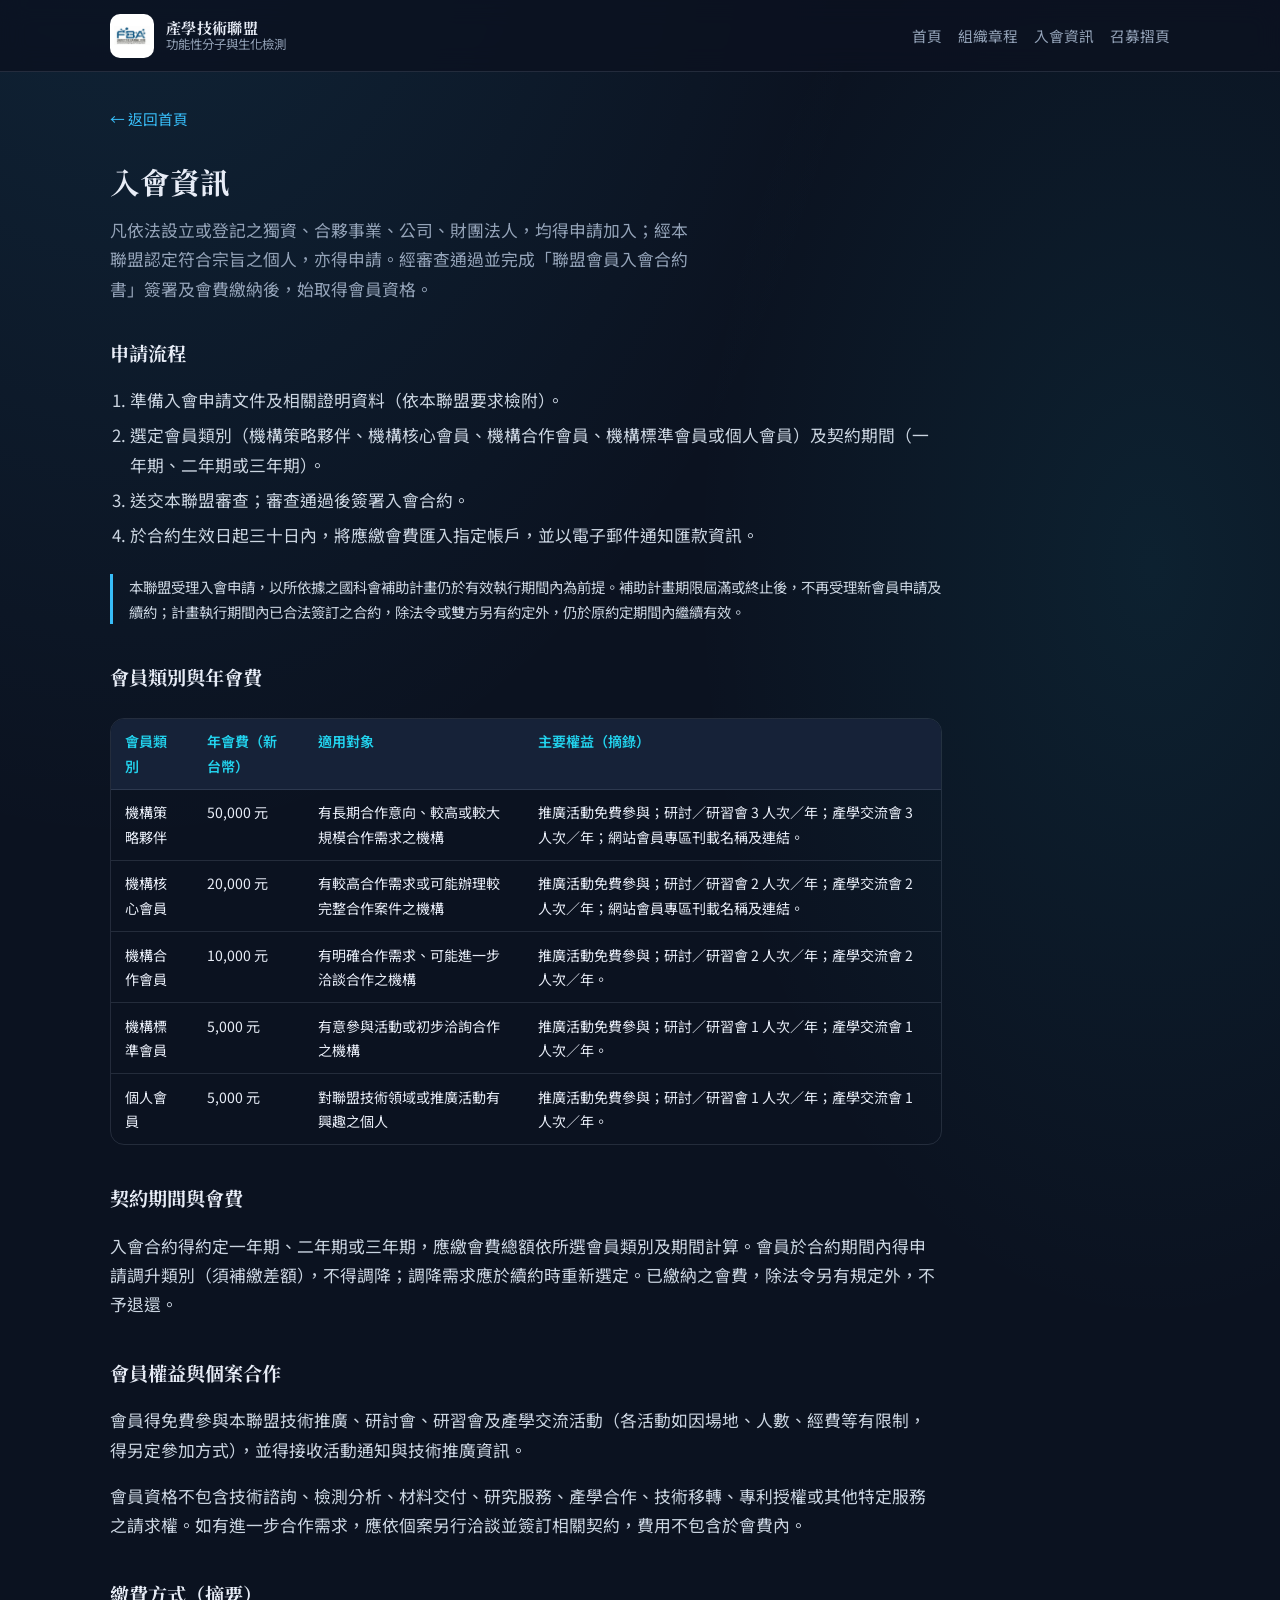
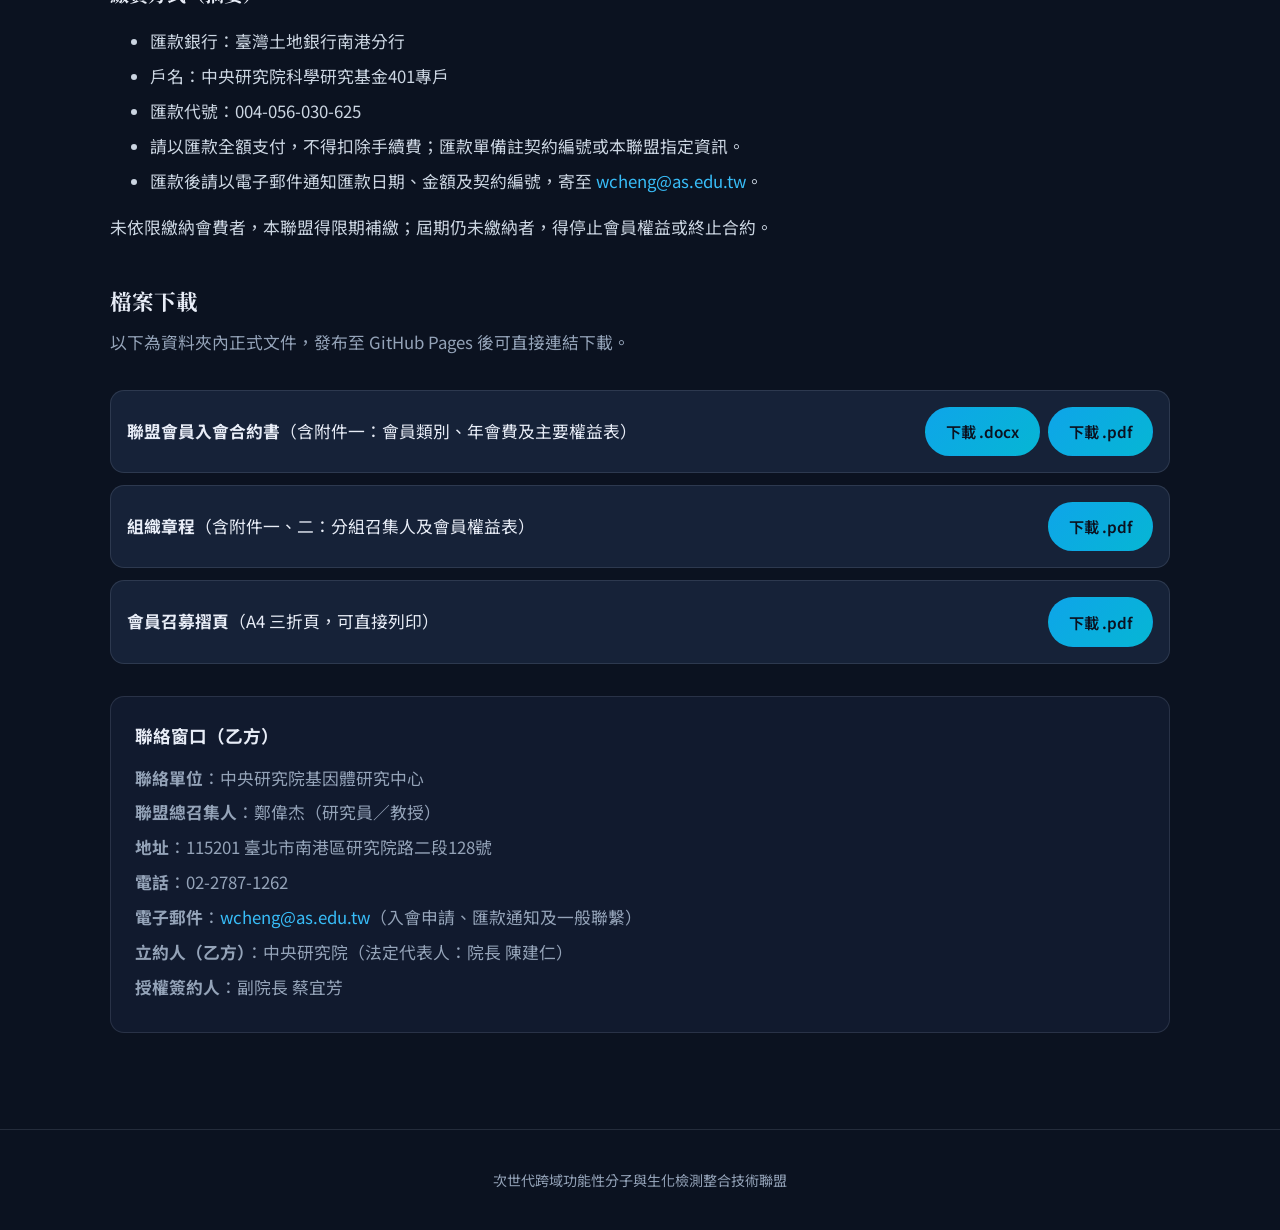
<file: membership.html>
<!DOCTYPE html>
<html lang="zh-Hant">
<head>
  <meta charset="utf-8" />
  <meta name="viewport" content="width=device-width, initial-scale=1" />
  <title>入會資訊｜次世代跨域功能性分子與生化檢測整合技術聯盟</title>
  <meta name="description" content="聯盟會員入會資格、會員類別年會費、申請流程、繳費方式與聯絡窗口。" />
  <link rel="preconnect" href="https://fonts.googleapis.com" />
  <link rel="preconnect" href="https://fonts.gstatic.com" crossorigin />
  <link href="https://fonts.googleapis.com/css2?family=Noto+Sans+TC:wght@400;600;700&family=Noto+Serif+TC:wght@600;700&display=swap" rel="stylesheet" />
  <link rel="stylesheet" href="css/main.css" />
</head>
<body>
  <header class="site-header">
    <div class="site-header__inner">
      <a class="brand" href="index.html">
        <img class="brand__mark" src="assets/logo.jpg" width="44" height="44" alt="聯盟標誌" />
        <span class="brand__text">
          <span class="brand__name">產學技術聯盟</span>
          <span class="brand__abbr">功能性分子與生化檢測</span>
        </span>
      </a>
      <nav class="nav" aria-label="主要導覽">
        <a href="index.html">首頁</a>
        <a href="charter.html">組織章程</a>
        <a href="membership.html" aria-current="page">入會資訊</a>
        <a href="brochure.html">召募摺頁</a>
      </nav>
    </div>
  </header>

  <main>
    <a class="back-link" href="index.html">← 返回首頁</a>
    <h1 class="page-title">入會資訊</h1>
    <p class="page-intro">
      凡依法設立或登記之獨資、合夥事業、公司、財團法人，均得申請加入；經本聯盟認定符合宗旨之個人，亦得申請。經審查通過並完成「聯盟會員入會合約書」簽署及會費繳納後，始取得會員資格。
    </p>

    <section class="prose">
      <h2>申請流程</h2>
      <ol>
        <li>準備入會申請文件及相關證明資料（依本聯盟要求檢附）。</li>
        <li>選定會員類別（機構策略夥伴、機構核心會員、機構合作會員、機構標準會員或個人會員）及契約期間（一年期、二年期或三年期）。</li>
        <li>送交本聯盟審查；審查通過後簽署入會合約。</li>
        <li>於合約生效日起三十日內，將應繳會費匯入指定帳戶，並以電子郵件通知匯款資訊。</li>
      </ol>
      <p class="note">
        本聯盟受理入會申請，以所依據之國科會補助計畫仍於有效執行期間內為前提。補助計畫期限屆滿或終止後，不再受理新會員申請及續約；計畫執行期間內已合法簽訂之合約，除法令或雙方另有約定外，仍於原約定期間內繼續有效。
      </p>

      <h2>會員類別與年會費</h2>
      <div class="doc-table-wrap">
        <table class="doc-table">
          <thead>
            <tr>
              <th>會員類別</th>
              <th>年會費（新台幣）</th>
              <th>適用對象</th>
              <th>主要權益（摘錄）</th>
            </tr>
          </thead>
          <tbody>
            <tr>
              <td>機構策略夥伴</td>
              <td>50,000 元</td>
              <td>有長期合作意向、較高或較大規模合作需求之機構</td>
              <td>推廣活動免費參與；研討／研習會 3 人次／年；產學交流會 3 人次／年；網站會員專區刊載名稱及連結。</td>
            </tr>
            <tr>
              <td>機構核心會員</td>
              <td>20,000 元</td>
              <td>有較高合作需求或可能辦理較完整合作案件之機構</td>
              <td>推廣活動免費參與；研討／研習會 2 人次／年；產學交流會 2 人次／年；網站會員專區刊載名稱及連結。</td>
            </tr>
            <tr>
              <td>機構合作會員</td>
              <td>10,000 元</td>
              <td>有明確合作需求、可能進一步洽談合作之機構</td>
              <td>推廣活動免費參與；研討／研習會 2 人次／年；產學交流會 2 人次／年。</td>
            </tr>
            <tr>
              <td>機構標準會員</td>
              <td>5,000 元</td>
              <td>有意參與活動或初步洽詢合作之機構</td>
              <td>推廣活動免費參與；研討／研習會 1 人次／年；產學交流會 1 人次／年。</td>
            </tr>
            <tr>
              <td>個人會員</td>
              <td>5,000 元</td>
              <td>對聯盟技術領域或推廣活動有興趣之個人</td>
              <td>推廣活動免費參與；研討／研習會 1 人次／年；產學交流會 1 人次／年。</td>
            </tr>
          </tbody>
        </table>
      </div>

      <h2>契約期間與會費</h2>
      <p>入會合約得約定一年期、二年期或三年期，應繳會費總額依所選會員類別及期間計算。會員於合約期間內得申請調升類別（須補繳差額），不得調降；調降需求應於續約時重新選定。已繳納之會費，除法令另有規定外，不予退還。</p>

      <h2>會員權益與個案合作</h2>
      <p>會員得免費參與本聯盟技術推廣、研討會、研習會及產學交流活動（各活動如因場地、人數、經費等有限制，得另定參加方式），並得接收活動通知與技術推廣資訊。</p>
      <p>會員資格不包含技術諮詢、檢測分析、材料交付、研究服務、產學合作、技術移轉、專利授權或其他特定服務之請求權。如有進一步合作需求，應依個案另行洽談並簽訂相關契約，費用不包含於會費內。</p>

      <h2>繳費方式（摘要）</h2>
      <ul>
        <li>匯款銀行：臺灣土地銀行南港分行</li>
        <li>戶名：中央研究院科學研究基金401專戶</li>
        <li>匯款代號：004-056-030-625</li>
        <li>請以匯款全額支付，不得扣除手續費；匯款單備註契約編號或本聯盟指定資訊。</li>
        <li>匯款後請以電子郵件通知匯款日期、金額及契約編號，寄至 <a href="mailto:wcheng@as.edu.tw">wcheng@as.edu.tw</a>。</li>
      </ul>
      <p>未依限繳納會費者，本聯盟得限期補繳；屆期仍未繳納者，得停止會員權益或終止合約。</p>
    </section>

    <section id="downloads">
      <h2 class="page-title" style="margin-top:2.5rem;font-size:1.35rem;">檔案下載</h2>
      <p class="page-intro">以下為資料夾內正式文件，發布至 GitHub Pages 後可直接連結下載。</p>
      <ul class="download-list">
        <li>
          <span><strong>聯盟會員入會合約書</strong>（含附件一：會員類別、年會費及主要權益表）</span>
          <span style="display:flex;flex-wrap:wrap;gap:0.5rem;">
            <a class="btn btn--primary" href="files/membership-contract.docx" download>下載 .docx</a>
            <a class="btn btn--primary" href="files/membership-contract.pdf" download>下載 .pdf</a>
          </span>
        </li>
        <li>
          <span><strong>組織章程</strong>（含附件一、二：分組召集人及會員權益表）</span>
          <a class="btn btn--primary" href="files/charter.pdf" download>下載 .pdf</a>
        </li>
        <li>
          <span><strong>會員召募摺頁</strong>（A4 三折頁，可直接列印）</span>
          <a class="btn btn--primary" href="files/brochure-member-recruitment.pdf" download>下載 .pdf</a>
        </li>
      </ul>
    </section>

    <div class="contact-box">
      <h3>聯絡窗口（乙方）</h3>
      <p><strong>聯絡單位</strong>：中央研究院基因體研究中心</p>
      <p><strong>聯盟總召集人</strong>：鄭偉杰（研究員／教授）</p>
      <p><strong>地址</strong>：115201 臺北市南港區研究院路二段128號</p>
      <p><strong>電話</strong>：02-2787-1262</p>
      <p><strong>電子郵件</strong>：<a href="mailto:wcheng@as.edu.tw">wcheng@as.edu.tw</a>（入會申請、匯款通知及一般聯繫）</p>
      <p><strong>立約人（乙方）</strong>：中央研究院（法定代表人：院長 陳建仁）</p>
      <p><strong>授權簽約人</strong>：副院長 蔡宜芳</p>
    </div>
  </main>

  <footer class="site-footer">
    <p>次世代跨域功能性分子與生化檢測整合技術聯盟</p>
  </footer>
</body>
</html>
</file>
<file: css/main.css>
/* 功生聯 — GitHub Pages 靜態站 */
:root {
  --bg: #0b1220;
  --bg-elevated: #111a2e;
  --surface: #162238;
  --text: #e8edf7;
  --muted: #94a3b8;
  --accent: #38bdf8;
  --accent-2: #22d3ee;
  --border: rgba(148, 163, 184, 0.18);
  --radius: 14px;
  --shadow: 0 24px 80px rgba(0, 0, 0, 0.45);
  --font-sans: "Noto Sans TC", system-ui, sans-serif;
  --font-display: "Noto Serif TC", "Noto Sans TC", serif;
}

*,
*::before,
*::after {
  box-sizing: border-box;
}

html {
  scroll-behavior: smooth;
}

body {
  margin: 0;
  font-family: var(--font-sans);
  font-size: 1.05rem;
  line-height: 1.75;
  color: var(--text);
  background: var(--bg);
  background-image:
    radial-gradient(ellipse 120% 80% at 10% -10%, rgba(56, 189, 248, 0.12), transparent 50%),
    radial-gradient(ellipse 80% 60% at 90% 20%, rgba(34, 211, 238, 0.08), transparent 45%);
  min-height: 100vh;
}

a {
  color: var(--accent);
  text-decoration: none;
}
a:hover {
  text-decoration: underline;
  color: var(--accent-2);
}

img {
  max-width: 100%;
  height: auto;
  display: block;
}

.site-header {
  position: sticky;
  top: 0;
  z-index: 50;
  backdrop-filter: blur(12px);
  background: rgba(11, 18, 32, 0.82);
  border-bottom: 1px solid var(--border);
}

.site-header__inner {
  max-width: 1100px;
  margin: 0 auto;
  padding: 0.85rem 1.25rem;
  display: flex;
  align-items: center;
  justify-content: space-between;
  gap: 1rem;
  flex-wrap: wrap;
}

.brand {
  display: flex;
  align-items: center;
  gap: 0.75rem;
  color: var(--text);
  text-decoration: none;
}
.brand:hover {
  text-decoration: none;
  color: var(--accent-2);
}

.brand__mark {
  width: 44px;
  height: 44px;
  border-radius: 10px;
  object-fit: contain;
  background: #fff;
  padding: 4px;
}

.brand__text {
  display: flex;
  flex-direction: column;
  line-height: 1.25;
}

.brand__name {
  font-family: var(--font-display);
  font-weight: 700;
  font-size: 0.95rem;
  letter-spacing: 0.02em;
}

.brand__abbr {
  font-size: 0.78rem;
  color: var(--muted);
}

.nav {
  display: flex;
  flex-wrap: wrap;
  gap: 0.35rem 1rem;
  align-items: center;
}

.nav a {
  font-size: 0.92rem;
  padding: 0.35rem 0;
  color: var(--muted);
}
.nav a:hover {
  color: var(--accent);
}

main {
  max-width: 1100px;
  margin: 0 auto;
  padding: 2rem 1.25rem 4rem;
}

.hero {
  display: grid;
  gap: 2rem;
  padding: 2.5rem 0 3rem;
  border-bottom: 1px solid var(--border);
}

@media (min-width: 768px) {
  .hero {
    grid-template-columns: minmax(0, 1fr) minmax(0, 320px);
    align-items: center;
  }
}

.hero__badge {
  display: inline-block;
  font-size: 0.8rem;
  letter-spacing: 0.12em;
  text-transform: uppercase;
  color: var(--accent);
  margin-bottom: 0.75rem;
}

.hero h1 {
  font-family: var(--font-display);
  font-size: clamp(1.65rem, 4vw, 2.15rem);
  font-weight: 700;
  line-height: 1.35;
  margin: 0 0 1rem;
  letter-spacing: 0.02em;
}

.hero__lead {
  color: var(--muted);
  font-size: 1.05rem;
  max-width: 52ch;
  margin: 0 0 1.5rem;
}

.hero__names {
  display: flex;
  flex-direction: column;
  gap: 0.5rem;
  margin-bottom: 1.5rem;
  font-size: 0.95rem;
}

.hero__names dt {
  color: var(--muted);
  font-size: 0.8rem;
  margin: 0;
}
.hero__names dd {
  margin: 0;
}

.hero__actions {
  display: flex;
  flex-wrap: wrap;
  gap: 0.75rem;
}

.btn {
  display: inline-flex;
  align-items: center;
  justify-content: center;
  padding: 0.65rem 1.25rem;
  border-radius: 999px;
  font-weight: 600;
  font-size: 0.95rem;
  border: 1px solid transparent;
  cursor: pointer;
  transition: transform 0.15s ease, background 0.15s ease, border-color 0.15s ease;
}
.btn:hover {
  text-decoration: none;
  transform: translateY(-1px);
}

.btn--primary {
  background: linear-gradient(135deg, #0ea5e9, #06b6d4);
  color: #0b1220;
}
.btn--primary:hover {
  color: #0b1220;
}

.btn--ghost {
  background: transparent;
  border-color: var(--border);
  color: var(--text);
}
.btn--ghost:hover {
  border-color: var(--accent);
  color: var(--accent);
}

.hero__card {
  background: var(--bg-elevated);
  border: 1px solid var(--border);
  border-radius: var(--radius);
  padding: 1.25rem;
  box-shadow: var(--shadow);
}

.hero__card img {
  border-radius: 10px;
  margin: 0 auto 1rem;
  max-height: 200px;
  width: auto;
}

.hero__card-caption {
  text-align: center;
  font-size: 0.88rem;
  color: var(--muted);
  margin: 0;
}

.section {
  padding: 3rem 0;
  border-bottom: 1px solid var(--border);
}
.section:last-of-type {
  border-bottom: none;
}

.section h2 {
  font-family: var(--font-display);
  font-size: 1.45rem;
  margin: 0 0 1rem;
}

.section p {
  color: var(--muted);
  margin: 0 0 1rem;
}

.grid-3 {
  display: grid;
  gap: 1rem;
}

@media (min-width: 640px) {
  .grid-3 {
    grid-template-columns: repeat(3, 1fr);
  }
}

.card {
  background: var(--surface);
  border: 1px solid var(--border);
  border-radius: var(--radius);
  padding: 1.25rem;
}

.card h3 {
  font-size: 1.05rem;
  margin: 0 0 0.5rem;
  color: var(--accent-2);
}

.card p {
  margin: 0;
  font-size: 0.95rem;
}

.page-title {
  font-family: var(--font-display);
  font-size: clamp(1.5rem, 3vw, 1.85rem);
  margin: 0 0 0.5rem;
}

.page-intro {
  color: var(--muted);
  margin: 0 0 2rem;
  max-width: 65ch;
}

.prose {
  max-width: 52rem;
}

.prose h2 {
  font-family: var(--font-display);
  font-size: 1.2rem;
  margin: 2.25rem 0 0.75rem;
  color: var(--text);
}

.prose h2:first-child {
  margin-top: 0;
}

.prose p,
.prose li {
  color: #cbd5e1;
}

.prose ol {
  padding-left: 1.25rem;
}

.prose li {
  margin: 0.35rem 0;
}

.doc-table-wrap {
  overflow-x: auto;
  margin: 1.5rem 0;
  border-radius: var(--radius);
  border: 1px solid var(--border);
}

.doc-table {
  width: 100%;
  border-collapse: collapse;
  font-size: 0.88rem;
}

.doc-table th,
.doc-table td {
  padding: 0.65rem 0.85rem;
  text-align: left;
  border-bottom: 1px solid var(--border);
  vertical-align: top;
}

.doc-table th {
  background: var(--surface);
  color: var(--accent-2);
  font-weight: 600;
}

.doc-table tr:last-child td {
  border-bottom: none;
}

.download-list {
  list-style: none;
  padding: 0;
  margin: 1rem 0 0;
}

.download-list li {
  margin: 0.75rem 0;
  padding: 1rem;
  background: var(--surface);
  border-radius: var(--radius);
  border: 1px solid var(--border);
  display: flex;
  flex-wrap: wrap;
  align-items: center;
  justify-content: space-between;
  gap: 0.75rem;
}

.contact-box {
  background: var(--bg-elevated);
  border: 1px solid var(--border);
  border-radius: var(--radius);
  padding: 1.5rem;
  margin-top: 2rem;
}

.contact-box h3 {
  margin: 0 0 0.75rem;
  font-size: 1.1rem;
}

.contact-box p {
  margin: 0.35rem 0;
  color: var(--muted);
}

.site-footer {
  border-top: 1px solid var(--border);
  padding: 2rem 1.25rem;
  margin-top: 2rem;
  text-align: center;
  color: var(--muted);
  font-size: 0.88rem;
}

.site-footer p {
  margin: 0.35rem 0;
}

.back-link {
  display: inline-block;
  margin-bottom: 1.5rem;
  font-size: 0.92rem;
}

.note {
  font-size: 0.9rem;
  color: var(--muted);
  border-left: 3px solid var(--accent);
  padding-left: 1rem;
  margin: 1.5rem 0;
}
</file>
<file: css/brochure.css>
/* 會員召募三折頁 — 螢幕預覽與列印 */
:root {
  --ink: #0b1220;
  --ink-muted: #475569;
  --brand: #0369a1;
  --brand-light: #0ea5e9;
  --accent: #0891b2;
  --panel-bg: #ffffff;
  --panel-alt: #f0f9ff;
  --border: #cbd5e1;
  --font-sans: "Noto Sans TC", system-ui, sans-serif;
  --font-display: "Noto Serif TC", "Noto Sans TC", serif;
  --panel-w: 99mm;
  --panel-h: 210mm;
}

*,
*::before,
*::after {
  box-sizing: border-box;
}

body.brochure-page {
  margin: 0;
  font-family: var(--font-sans);
  font-size: 9.5pt;
  line-height: 1.55;
  color: var(--ink);
  background: #64748b;
}

.brochure-toolbar {
  position: sticky;
  top: 0;
  z-index: 100;
  display: flex;
  flex-wrap: wrap;
  align-items: center;
  justify-content: space-between;
  gap: 0.75rem;
  padding: 0.75rem 1.25rem;
  background: var(--ink);
  color: #e2e8f0;
  font-size: 0.9rem;
}

.brochure-toolbar a {
  color: #7dd3fc;
  text-decoration: none;
}

.brochure-toolbar a:hover {
  text-decoration: underline;
}

.brochure-toolbar button {
  padding: 0.45rem 1rem;
  border: none;
  border-radius: 6px;
  background: linear-gradient(135deg, #0ea5e9, #06b6d4);
  color: var(--ink);
  font-weight: 700;
  font-size: 0.85rem;
  cursor: pointer;
}

.brochure-toolbar button:hover {
  filter: brightness(1.05);
}

.brochure-hint {
  margin: 0;
  opacity: 0.85;
  font-size: 0.82rem;
}

.brochure-wrap {
  max-width: calc(var(--panel-w) * 3 + 2rem);
  margin: 1.5rem auto 2.5rem;
  padding: 0 1rem;
}

.brochure-sheet {
  display: grid;
  grid-template-columns: repeat(3, var(--panel-w));
  width: calc(var(--panel-w) * 3);
  min-height: var(--panel-h);
  margin: 0 auto 1.5rem;
  background: #fff;
  box-shadow: 0 8px 40px rgba(0, 0, 0, 0.25);
}

.brochure-sheet__label {
  grid-column: 1 / -1;
  padding: 0.35rem 0.75rem;
  background: #334155;
  color: #f1f5f9;
  font-size: 0.75rem;
  font-weight: 600;
  letter-spacing: 0.04em;
}

.panel {
  position: relative;
  width: var(--panel-w);
  min-height: var(--panel-h);
  padding: 7mm 6mm;
  background: var(--panel-bg);
  border-right: 1px dashed var(--border);
  overflow: hidden;
}

.panel:last-child {
  border-right: none;
}

.panel--cover {
  background: linear-gradient(160deg, #0b1220 0%, #0c4a6e 55%, #0369a1 100%);
  color: #f8fafc;
}

.panel--back {
  background: var(--panel-alt);
}

.panel__fold {
  position: absolute;
  top: 0;
  bottom: 0;
  width: 3mm;
  pointer-events: none;
}

.panel__fold--left {
  left: 0;
  border-left: 1px solid rgba(0, 0, 0, 0.06);
}

.panel__fold--right {
  right: 0;
  border-right: 1px solid rgba(0, 0, 0, 0.06);
}

.panel__badge {
  display: inline-block;
  padding: 0.2rem 0.55rem;
  border-radius: 999px;
  background: rgba(56, 189, 248, 0.25);
  border: 1px solid rgba(125, 211, 252, 0.45);
  font-size: 7pt;
  font-weight: 700;
  letter-spacing: 0.08em;
  text-transform: uppercase;
  color: #bae6fd;
}

.panel__logo {
  width: 22mm;
  height: 22mm;
  margin: 0 auto 4mm;
  border-radius: 6px;
  background: #fff;
  padding: 2mm;
  object-fit: contain;
}

.panel__logo--lg {
  width: 32mm;
  height: 32mm;
}

.panel h1 {
  font-family: var(--font-display);
  font-size: 13pt;
  font-weight: 700;
  line-height: 1.35;
  margin: 0 0 3mm;
  letter-spacing: 0.02em;
}

.panel h2 {
  font-family: var(--font-display);
  font-size: 10.5pt;
  font-weight: 700;
  margin: 0 0 2.5mm;
  color: var(--brand);
  border-bottom: 2px solid var(--brand-light);
  padding-bottom: 1.5mm;
}

.panel h3 {
  font-size: 8.5pt;
  font-weight: 700;
  margin: 2.5mm 0 1mm;
  color: var(--accent);
}

.panel p {
  margin: 0 0 2mm;
  font-size: 8.5pt;
  color: var(--ink-muted);
}

.panel--cover p {
  color: #cbd5e1;
}

.panel ul,
.panel ol {
  margin: 0 0 2.5mm;
  padding-left: 4mm;
  font-size: 8pt;
  color: var(--ink-muted);
}

.panel li {
  margin-bottom: 1mm;
}

.panel__hero-title {
  font-size: 15pt;
  text-align: center;
  margin-bottom: 2mm;
}

.panel__hero-sub {
  text-align: center;
  font-size: 9pt;
  color: #7dd3fc;
  font-weight: 600;
  margin-bottom: 4mm;
}

.panel__cta {
  display: block;
  margin-top: 5mm;
  padding: 2.5mm 4mm;
  border-radius: 4px;
  background: linear-gradient(135deg, #0ea5e9, #06b6d4);
  color: var(--ink);
  font-weight: 700;
  font-size: 9pt;
  text-align: center;
}

.panel__cta-box {
  margin-top: 4mm;
  padding: 3mm;
  border-radius: 4px;
  background: rgba(255, 255, 255, 0.12);
  border: 1px solid rgba(125, 211, 252, 0.35);
  text-align: center;
}

.panel__cta-box strong {
  display: block;
  font-size: 11pt;
  color: #fff;
  margin-bottom: 1mm;
}

.panel__cta-box span {
  font-size: 8pt;
  color: #bae6fd;
}

.feature-grid {
  display: grid;
  gap: 2mm;
  margin: 2mm 0;
}

.feature {
  padding: 2.5mm;
  border-radius: 3px;
  background: var(--panel-alt);
  border-left: 3px solid var(--brand-light);
}

.feature strong {
  display: block;
  font-size: 8pt;
  color: var(--brand);
  margin-bottom: 0.5mm;
}

.feature span {
  font-size: 7.5pt;
  color: var(--ink-muted);
}

.group-list {
  list-style: none;
  padding: 0;
  margin: 0;
}

.group-list li {
  padding: 1.5mm 0;
  border-bottom: 1px solid var(--border);
  font-size: 7.5pt;
}

.group-list li:last-child {
  border-bottom: none;
}

.group-list strong {
  display: block;
  color: var(--ink);
  font-size: 7.8pt;
}

.group-list em {
  font-style: normal;
  color: var(--ink-muted);
  font-size: 7pt;
}

.teacher-cards {
  display: flex;
  flex-direction: column;
  gap: 1.5mm;
  margin: 1.5mm 0 0;
}

.teacher-card {
  padding: 1.5mm 2mm;
  border-radius: 3px;
  background: var(--panel-alt);
  border-left: 2.5px solid var(--brand-light);
}

.teacher-card--lead {
  border-left-color: #0369a1;
  background: #e0f2fe;
}

.teacher-card__head {
  display: flex;
  align-items: baseline;
  justify-content: space-between;
  gap: 1.5mm;
  margin-bottom: 0.4mm;
}

.teacher-card__name {
  font-size: 8pt;
  font-weight: 700;
  color: var(--ink);
}

.teacher-card__role {
  font-size: 6.5pt;
  font-weight: 700;
  color: var(--brand);
  white-space: nowrap;
}

.teacher-card__unit {
  font-size: 6.8pt;
  color: var(--ink-muted);
  margin-bottom: 0.4mm;
}

.teacher-card__group {
  font-size: 7pt;
  font-weight: 600;
  color: var(--accent);
  margin-bottom: 0.3mm;
}

.teacher-card__focus {
  font-size: 6.6pt;
  color: var(--ink-muted);
  line-height: 1.4;
}

.tier-table {
  width: 100%;
  border-collapse: collapse;
  font-size: 7pt;
  margin: 2mm 0;
}

.tier-table th,
.tier-table td {
  padding: 1.5mm 1mm;
  border: 1px solid var(--border);
  vertical-align: top;
  text-align: left;
}

.tier-table th {
  background: var(--brand);
  color: #fff;
  font-weight: 600;
}

.tier-table tr:nth-child(even) td {
  background: var(--panel-alt);
}

.tier-table .price {
  white-space: nowrap;
  font-weight: 700;
  color: var(--brand);
}

.contact-block {
  margin-top: 3mm;
  padding: 3mm;
  border-radius: 4px;
  background: #fff;
  border: 1px solid var(--border);
  font-size: 7.5pt;
}

.contact-block p {
  margin: 0 0 1.5mm;
  color: var(--ink);
}

.contact-block strong {
  color: var(--brand);
}

.steps {
  counter-reset: step;
  list-style: none;
  padding: 0;
  margin: 0;
}

.steps li {
  position: relative;
  padding-left: 7mm;
  margin-bottom: 2.5mm;
  font-size: 7.8pt;
}

.steps li::before {
  counter-increment: step;
  content: counter(step);
  position: absolute;
  left: 0;
  top: 0;
  width: 5mm;
  height: 5mm;
  border-radius: 50%;
  background: var(--brand-light);
  color: #fff;
  font-size: 7pt;
  font-weight: 700;
  line-height: 5mm;
  text-align: center;
}

.note {
  font-size: 6.8pt;
  color: #64748b;
  border-left: 2px solid var(--brand-light);
  padding-left: 2mm;
  margin-top: 2mm;
}

.panel__footer-url {
  position: absolute;
  bottom: 6mm;
  left: 6mm;
  right: 6mm;
  font-size: 7pt;
  color: var(--brand);
  font-weight: 600;
  word-break: break-all;
}

.panel--cover .panel__footer-url {
  color: #7dd3fc;
}

/* 列印 */
@page {
  size: A4 landscape;
  margin: 0;
}

@media print {
  body.brochure-page {
    background: #fff;
  }

  .brochure-toolbar,
  .brochure-sheet__label {
    display: none !important;
  }

  .brochure-wrap {
    max-width: none;
    margin: 0;
    padding: 0;
  }

  .brochure-sheet {
    box-shadow: none;
    page-break-after: always;
    margin: 0;
  }

  .brochure-sheet:last-child {
    page-break-after: auto;
  }

  .panel {
    border-right-color: transparent;
  }

  .panel__fold {
    display: none;
  }
}

@media screen and (max-width: 900px) {
  .brochure-sheet {
    grid-template-columns: 1fr;
    width: 100%;
    max-width: var(--panel-w);
  }

  .panel {
    width: 100%;
    min-height: auto;
    border-right: none;
    border-bottom: 1px dashed var(--border);
  }
}
</file>
